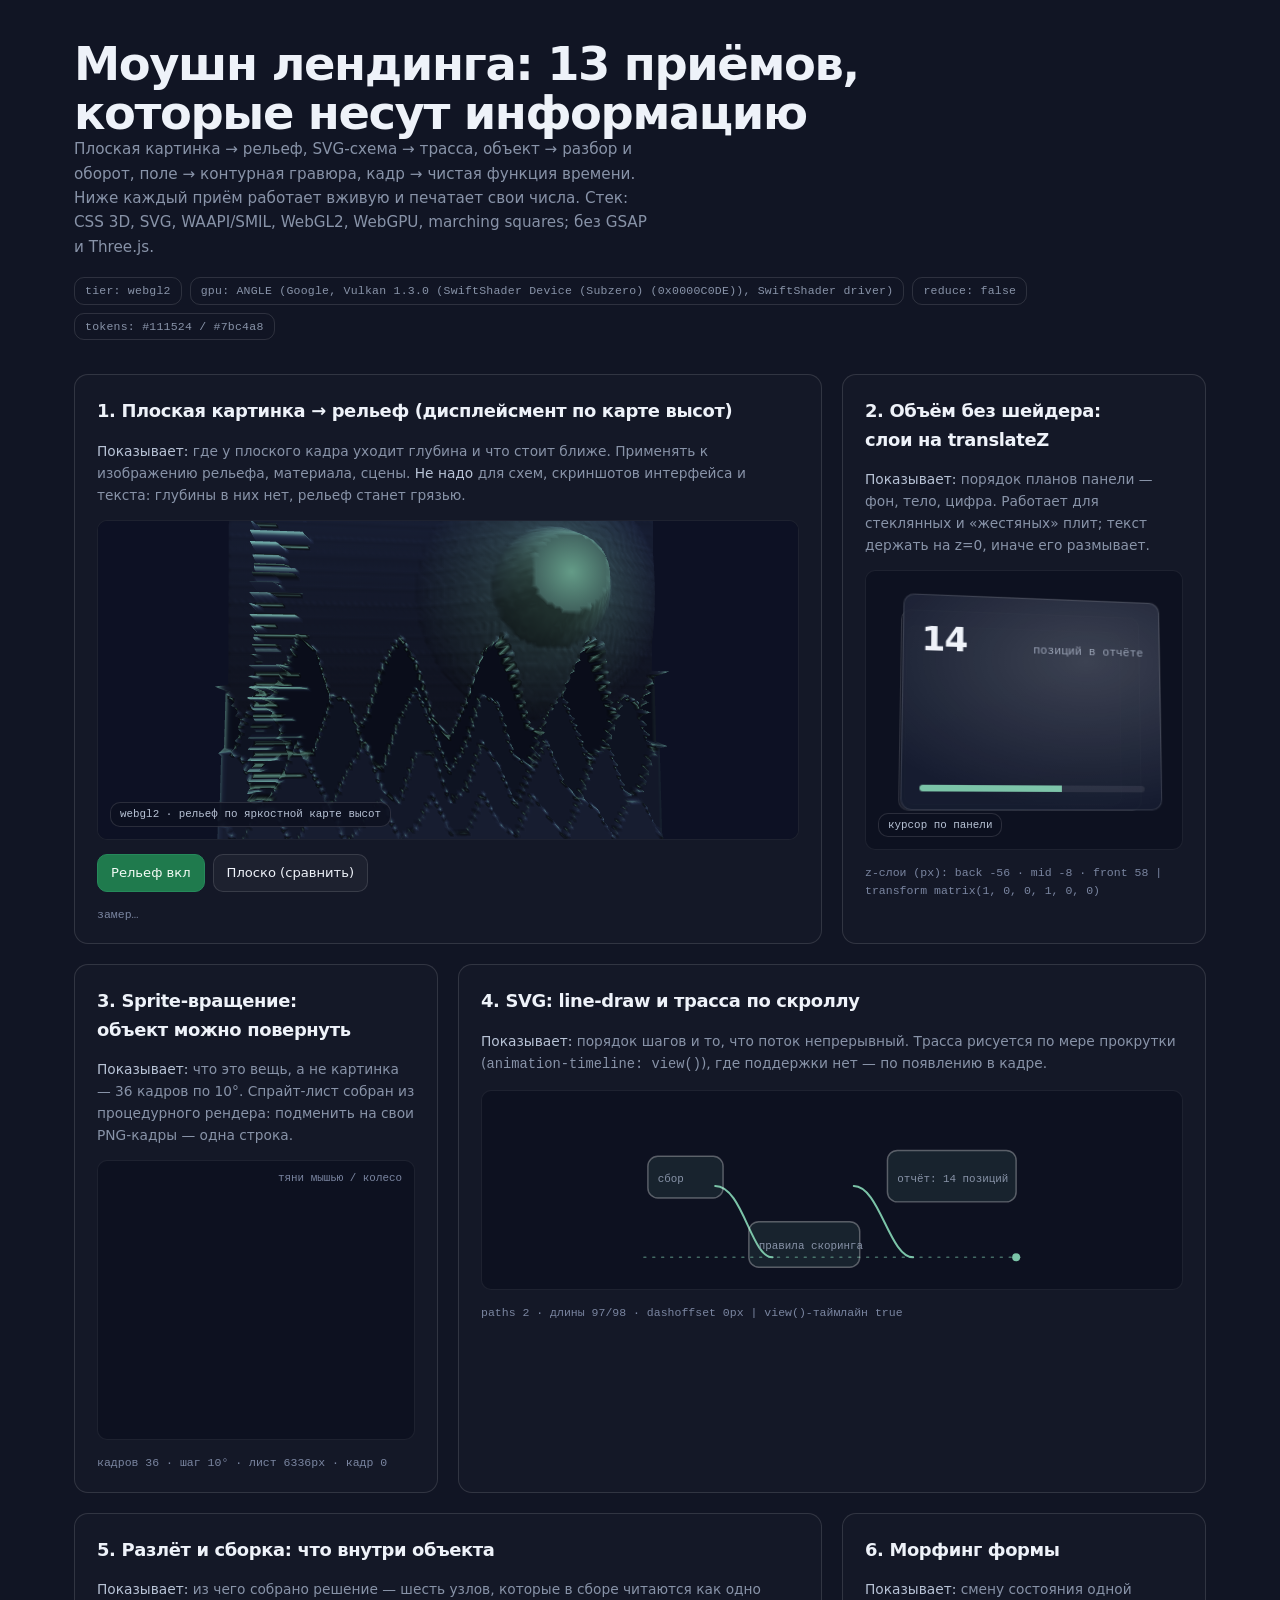
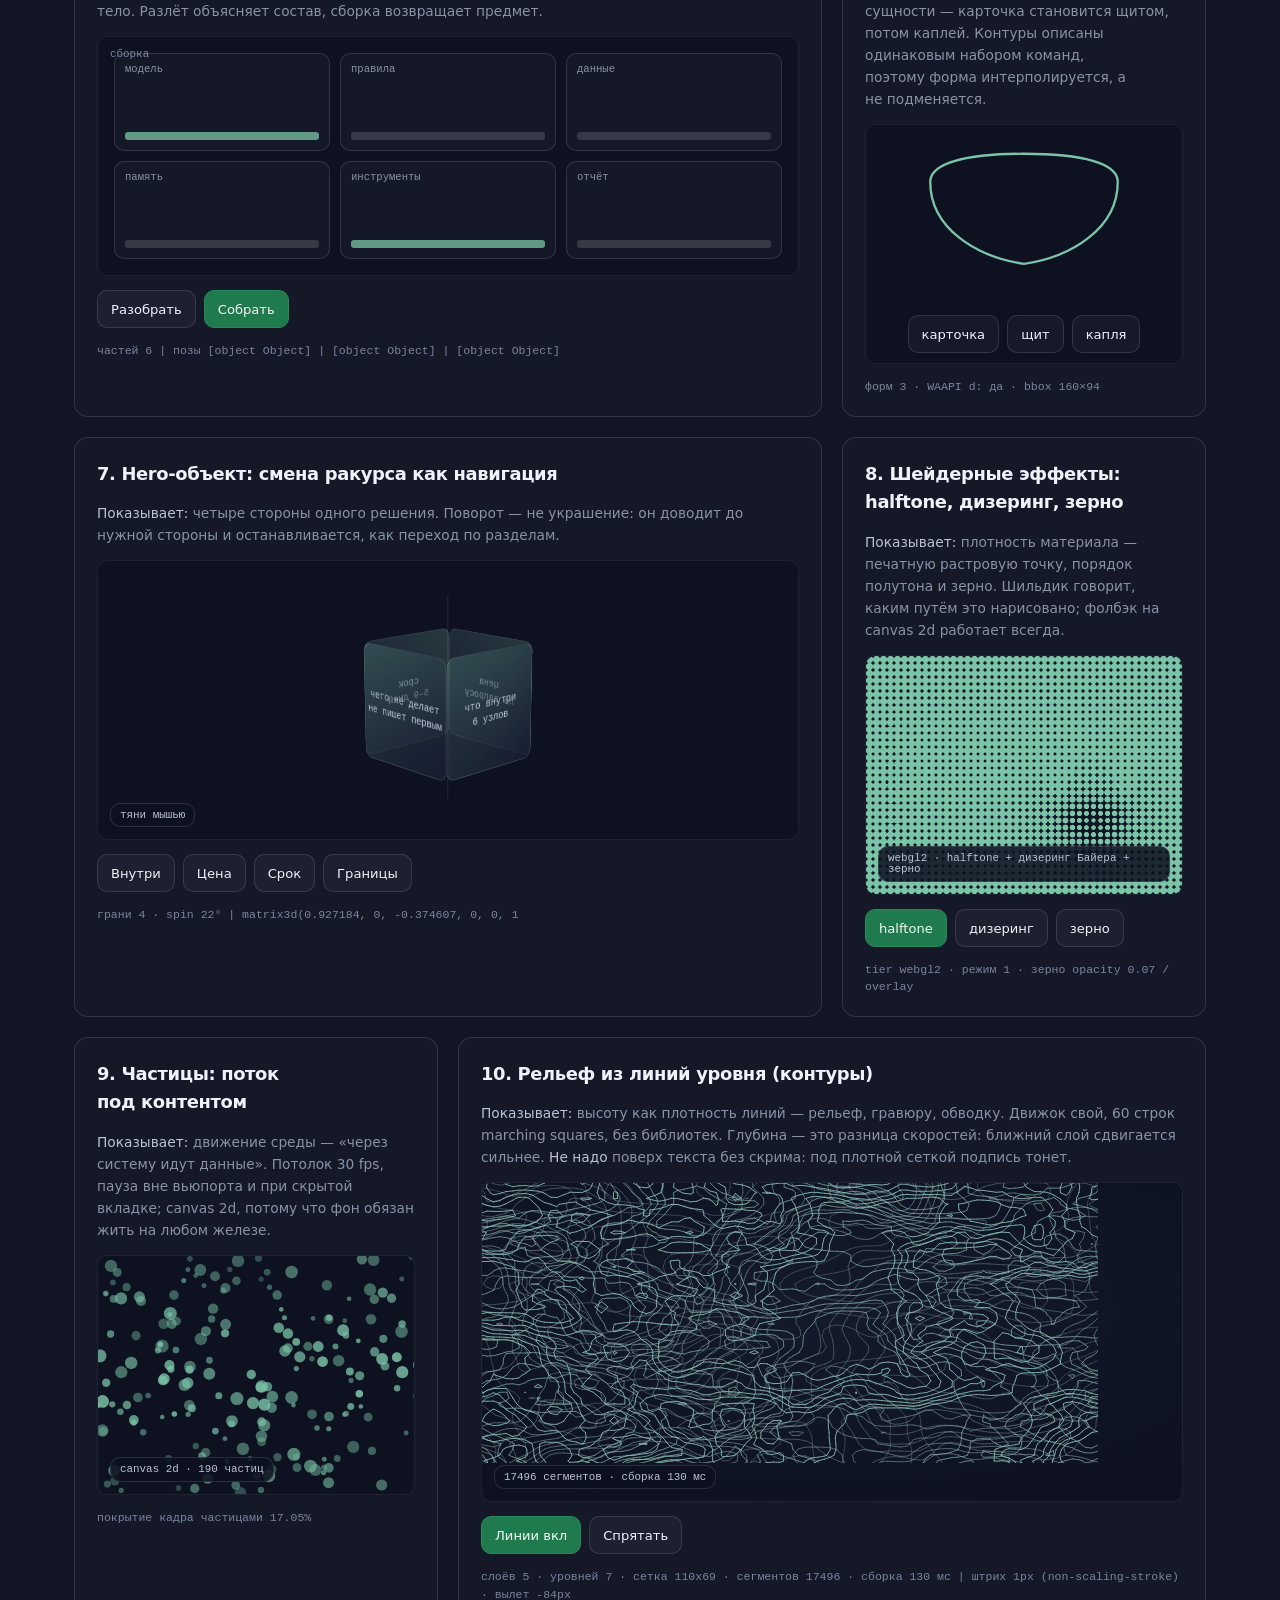
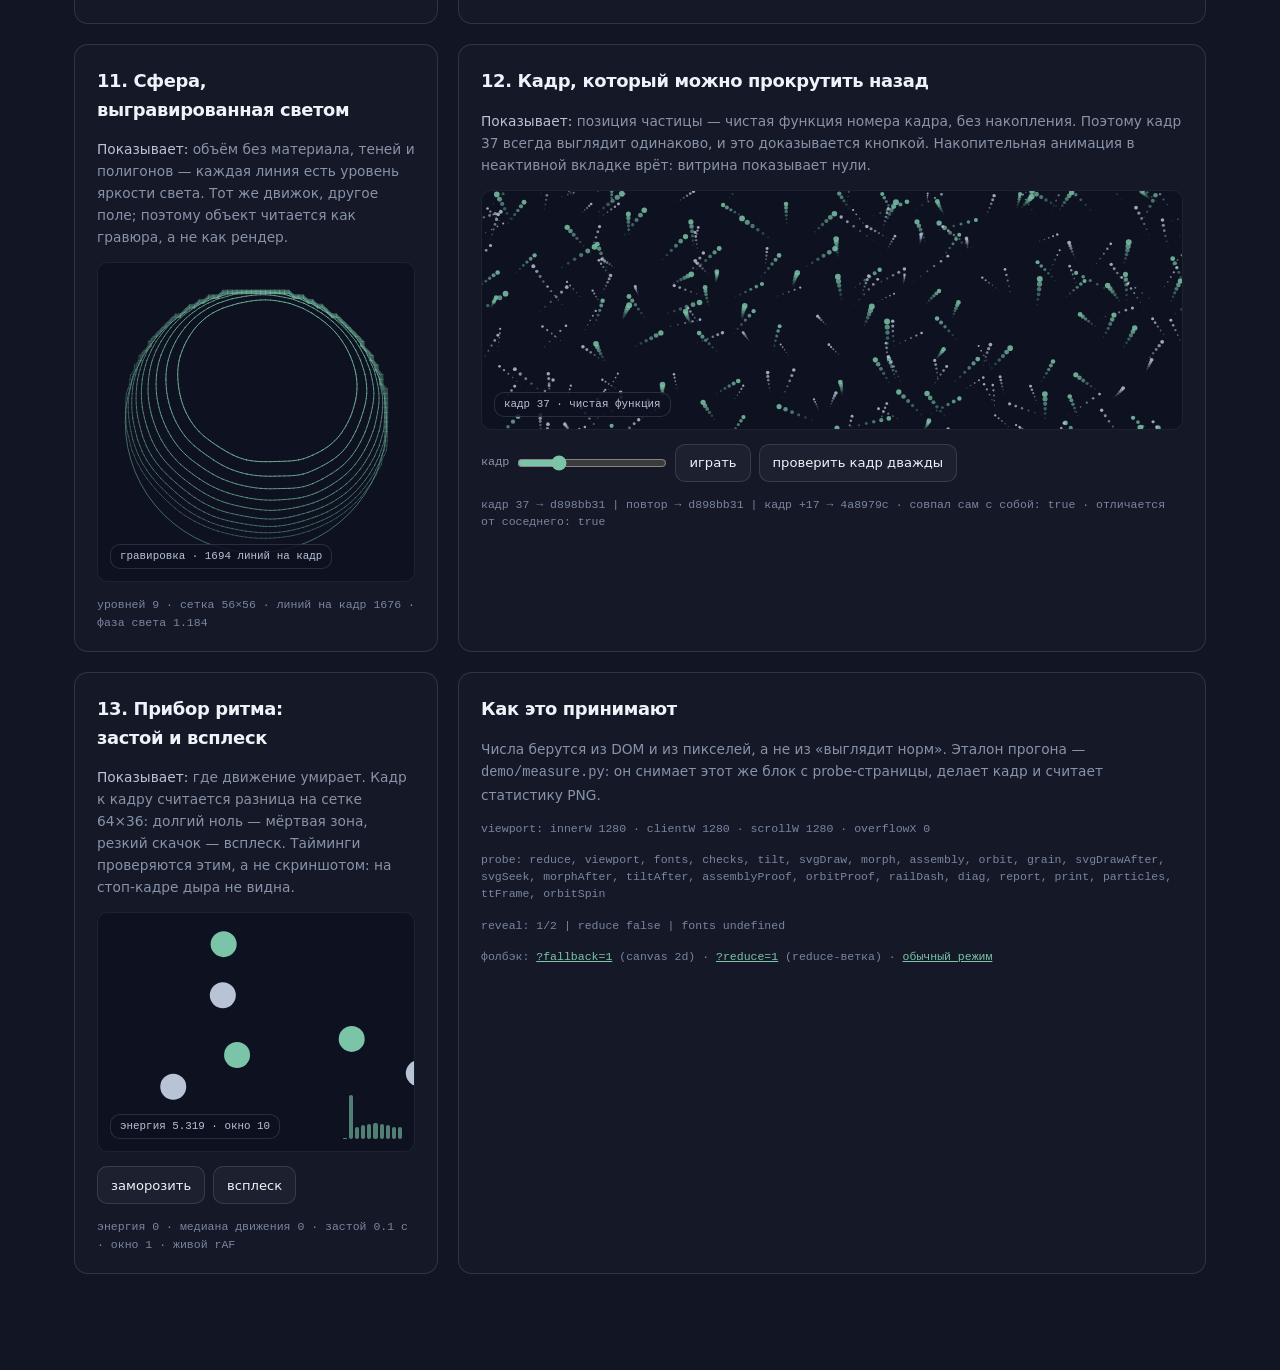
<file: demo/index.html>
<!DOCTYPE html>
<html lang="ru">
<head>
<meta charset="utf-8">
<meta name="viewport" content="width=device-width, initial-scale=1">
<title>ds_landing-motion — приёмы моушна на лендинге (демо)</title>
<link rel="stylesheet" href="motion.css">
<script>
  /* классы до отрисовки: без JS контент виден, reduce форсируется ?reduce=1 (проверяемая ветка) */
  (function () {
    var q = new URLSearchParams(location.search);
    document.documentElement.classList.add('js');
    if (q.get('reduce') === '1') document.documentElement.classList.add('force-reduce');
    window.DS_FLAGS = { fallback: q.get('fallback') === '1', reduce: q.get('reduce') === '1', static: q.get('static') === '1', tier: q.get('tier') || null };
  })();
</script>
</head>
<body>
<main class="page">

  <header class="head">
    <div>
      <h1>Моушн лендинга: 13 приёмов, которые несут информацию</h1>
      <p>Плоская картинка → рельеф, SVG-схема → трасса, объект → разбор и оборот, поле → контурная гравюра, кадр → чистая функция времени. Ниже каждый приём работает вживую и печатает свои числа. Стек: CSS 3D, SVG, WAAPI/SMIL, WebGL2, WebGPU, marching squares; без GSAP и Three.js.</p>
    </div>
    <div class="k">
      <span class="fact" id="f-tier">tier: …</span>
      <span class="fact" id="f-gpu">gpu: …</span>
      <span class="fact" id="f-reduce">reduce: …</span>
      <span class="fact">tokens: #111524 / #7bc4a8</span>
    </div>
  </header>

  <div class="grid">

    <!-- 1. дисплейсмент по карте высот -->
    <section class="fx w4">
      <h2>1. Плоская картинка → рельеф (дисплейсмент по карте высот)</h2>
      <p class="what"><b>Показывает:</b> где у плоского кадра уходит глубина и что стоит ближе. Применять к изображению рельефа, материала, сцены. <b>Не надо</b> для схем, скриншотов интерфейса и текста: глубины в них нет, рельеф станет грязью.</p>
      <div class="stage h-320" id="s-disp">
        <canvas id="c-disp"></canvas>
        <span class="badge" id="b-disp">…</span>
      </div>
      <div class="ctl">
        <button data-depth="1" aria-pressed="true">Рельеф вкл</button>
        <button data-depth="0" aria-pressed="false">Плоско (сравнить)</button>
      </div>
      <p class="measure" id="m-disp">замер…</p>
    </section>

    <!-- 2. fake-3D на слоях -->
    <section class="fx w2">
      <h2>2. Объём без шейдера: слои на translateZ</h2>
      <p class="what"><b>Показывает:</b> порядок планов панели — фон, тело, цифра. Работает для стеклянных и «жестяных» плит; текст держать на z=0, иначе его размывает.</p>
      <div class="stage tilt h-280" id="s-tilt">
        <div class="tilt-inner">
          <div class="plate tilt-back"></div>
          <div class="plate tilt-mid"></div>
          <div class="plate tilt-front">
            <div class="row"><span class="n">14</span><span class="cap">позиций в отчёте</span></div>
            <div class="bar"><i style="--w:62%"></i></div>
          </div>
          <div class="tilt-spec"></div>
        </div>
        <span class="badge" id="b-tilt">курсор по панели</span>
      </div>
      <p class="measure" id="m-tilt">замер…</p>
    </section>

    <!-- 3. turntable -->
    <section class="fx w2">
      <h2>3. Sprite-вращение: объект можно повернуть</h2>
      <p class="what"><b>Показывает:</b> что это вещь, а не картинка — 36 кадров по 10°. Спрайт-лист собран из процедурного рендера: подменить на свои PNG-кадры — одна строка.</p>
      <div class="stage tt h-280" id="s-tt">
        <div class="tt-sprite" id="tt-sprite"></div>
        <span class="tt-hint">тяни мышью / колесо</span>
      </div>
      <p class="measure" id="m-tt">замер…</p>
    </section>

    <!-- 4. SVG line-draw + трасса по скроллу -->
    <section class="fx w4">
      <h2>4. SVG: line-draw и трасса по скроллу</h2>
      <p class="what"><b>Показывает:</b> порядок шагов и то, что поток непрерывный. Трасса рисуется по мере прокрутки (<code>animation-timeline: view()</code>), где поддержки нет — по появлению в кадре.</p>
      <div class="stage h-200 flow" id="s-flow">
        <svg viewBox="0 0 420 200" role="img" aria-label="Поток: сбор данных, правила, отчёт">
          <path class="wire railraildots" d="M20 168 H400" stroke-dasharray="2 7" stroke-linecap="round"/>
          <path class="wire rail" d="M20 168 H400"/>
          <path class="trace" d="M92 96 C120 96 128 168 150 168"/>
          <path class="trace" d="M232 96 C258 96 268 168 292 168"/>
          <rect class="node" x="24" y="66" width="76" height="42" rx="10"/>
          <rect class="node" x="126" y="132" width="112" height="46" rx="10"/>
          <rect class="node" x="266" y="60" width="130" height="52" rx="10"/>
          <circle class="pulse" cx="396" cy="168" r="4"/>
          <text x="34" y="92">сбор</text>
          <text x="136" y="160">правила скоринга</text>
          <text x="276" y="92">отчёт: 14 позиций</text>
        </svg>
      </div>
      <p class="measure" id="m-flow">замер…</p>
    </section>

    <!-- 6. разлёт / сборка -->
    <section class="fx w4">
      <h2>5. Разлёт и сборка: что внутри объекта</h2>
      <p class="what"><b>Показывает:</b> из чего собрано решение — шесть узлов, которые в сборе читаются как одно тело. Разлёт объясняет состав, сборка возвращает предмет.</p>
      <div class="stage h-240" id="s-asm">
        <span class="assembly-note" id="asm-note">сборка</span>
        <div class="assembly">
          <div class="part" data-p="1"><span class="k">модель</span><i class="h a"></i></div>
          <div class="part" data-p="2"><span class="k">правила</span><i class="h"></i></div>
          <div class="part" data-p="3"><span class="k">данные</span><i class="h"></i></div>
          <div class="part" data-p="4"><span class="k">память</span><i class="h"></i></div>
          <div class="part" data-p="5"><span class="k">инструменты</span><i class="h a"></i></div>
          <div class="part" data-p="6"><span class="k">отчёт</span><i class="h"></i></div>
        </div>
      </div>
      <div class="ctl">
        <button data-state="exploded">Разобрать</button>
        <button data-state="assembled" aria-pressed="true">Собрать</button>
      </div>
      <p class="measure" id="m-asm">замер…</p>
    </section>

    <!-- 5. морфинг -->
    <section class="fx w2">
      <h2>6. Морфинг формы</h2>
      <p class="what"><b>Показывает:</b> смену состояния одной сущности — карточка становится щитом, потом каплей. Контуры описаны одинаковым набором команд, поэтому форма интерполируется, а не подменяется.</p>
      <div class="stage h-240 morphbox" id="s-morph" data-shapes='["M 40,20 C 24,20 20,26 20,42 C 20,94 24,100 40,100 C 176,100 180,94 180,42 C 180,26 176,20 160,20 Z","M 100,14 C 160,14 176,22 178,34 C 178,80 152,104 100,112 C 48,104 22,80 22,34 C 24,22 40,14 100,14 Z","M 100,16 C 150,16 180,24 180,40 C 180,80 140,104 100,110 C 60,104 20,80 20,40 C 20,24 50,16 100,16 Z"]'>
        <svg viewBox="0 0 200 128" role="img" aria-label="Морфинг формы">
          <path class="morph-path" d="M 40,20 C 24,20 20,26 20,42 C 20,94 24,100 40,100 C 176,100 180,94 180,42 C 180,26 176,20 160,20 Z"/>
        </svg>
        <div class="ctl">
          <button data-to="0">карточка</button>
          <button data-to="1">щит</button>
          <button data-to="2">капля</button>
        </div>
      </div>
      <p class="measure" id="m-morph">замер…</p>
    </section>

    <!-- 7. hero-объект -->
    <section class="fx w4">
      <h2>7. Hero-объект: смена ракурса как навигация</h2>
      <p class="what"><b>Показывает:</b> четыре стороны одного решения. Поворот — не украшение: он доводит до нужной стороны и останавливается, как переход по разделам.</p>
      <div class="stage orbit h-280" id="s-orbit">
        <div class="orbit-stage">
          <div class="orbit-axis"></div>
          <div class="orbit-body">
            <div class="face f1">что внутри<br>6 узлов</div>
            <div class="face f2">цена<br>по запросу</div>
            <div class="face f3">срок<br>5–9 дней</div>
            <div class="face f4">чего не делает<br>не пишет первым</div>
          </div>
        </div>
        <span class="badge" id="b-orbit">тяни мышью</span>
      </div>
      <div class="ctl">
        <button data-face="0">Внутри</button>
        <button data-face="1">Цена</button>
        <button data-face="2">Срок</button>
        <button data-face="3">Границы</button>
      </div>
      <p class="measure" id="m-orbit">замер…</p>
    </section>

    <!-- 8. печать: halftone / дизеринг / зерно -->
    <section class="fx w2">
      <h2>8. Шейдерные эффекты: halftone, дизеринг, зерно</h2>
      <p class="what"><b>Показывает:</b> плотность материала — печатную растровую точку, порядок полутона и зерно. Шильдик говорит, каким путём это нарисовано; фолбэк на canvas 2d работает всегда.</p>
      <div class="stage h-240" id="s-print">
        <canvas id="c-print"></canvas>
        <div class="grain" id="grain"></div>
        <span class="badge" id="b-print">…</span>
      </div>
      <div class="ctl fxsel">
        <button data-mode="1" aria-pressed="true">halftone</button>
        <button data-mode="2">дизеринг</button>
        <button data-mode="3">зерно</button>
      </div>
      <p class="measure" id="m-print">замер…</p>
    </section>

    <!-- 9. частицы -->
    <section class="fx w2 rv">
      <h2>9. Частицы: поток под контентом</h2>
      <p class="what"><b>Показывает:</b> движение среды — «через систему идут данные». Потолок 30 fps, пауза вне вьюпорта и при скрытой вкладке; canvas 2d, потому что фон обязан жить на любом железе.</p>
      <div class="stage h-240" id="s-part">
        <canvas id="c-part"></canvas>
        <span class="badge" id="b-part">canvas 2d</span>
      </div>
      <p class="measure" id="m-part">замер…</p>
    </section>

    <!-- 10. контуры -->
    <section class="fx w4">
      <h2>10. Рельеф из линий уровня (контуры)</h2>
      <p class="what"><b>Показывает:</b> высоту как плотность линий — рельеф, гравюру, обводку. Движок свой, 60 строк marching squares, без библиотек. Глубина — это разница скоростей: ближний слой сдвигается сильнее. <b>Не надо</b> поверх текста без скрима: под плотной сеткой подпись тонет.</p>
      <div class="stage contour h-320" id="s-hair">
        <div class="scene" id="scene"></div>
        <span class="badge" id="b-hair">считаю…</span>
      </div>
      <div class="ctl">
        <button data-hair="1" aria-pressed="true">Линии вкл</button>
        <button data-hair="0" aria-pressed="false">Спрятать</button>
      </div>
      <p class="measure" id="m-hair">замер...</p>
    </section>

    <!-- 11. гравировка светом -->
    <section class="fx w2">
      <h2>11. Сфера, выгравированная светом</h2>
      <p class="what"><b>Показывает:</b> объём без материала, теней и полигонов — каждая линия есть уровень яркости света. Тот же движок, другое поле; поэтому объект читается как гравюра, а не как рендер.</p>
      <div class="stage h-320" id="s-engrave">
        <canvas id="c-engrave"></canvas>
        <span class="badge" id="b-engrave">гравировка</span>
      </div>
      <p class="measure" id="m-engrave">замер...</p>
    </section>

    <!-- 12. детерминированный кадр -->
    <section class="fx w4">
      <h2>12. Кадр, который можно прокрутить назад</h2>
      <p class="what"><b>Показывает:</b> позиция частицы — чистая функция номера кадра, без накопления. Поэтому кадр 37 всегда выглядит одинаково, и это доказывается кнопкой. Накопительная анимация в неактивной вкладке врёт: витрина показывает нули.</p>
      <div class="stage h-240" id="s-scrub">
        <canvas id="c-scrub"></canvas>
        <span class="badge" id="b-scrub">кадр 37</span>
      </div>
      <div class="ctl">
        <label>кадр <input id="fr" type="range" min="0" max="149" value="37" aria-label="Номер кадра"></label>
        <button id="play">играть</button>
        <button id="check">проверить кадр дважды</button>
      </div>
      <p class="measure" id="m-scrub">замер...</p>
    </section>

    <!-- 13. прибор ритма -->
    <section class="fx w2">
      <h2>13. Прибор ритма: застой и всплеск</h2>
      <p class="what"><b>Показывает:</b> где движение умирает. Кадр к кадру считается разница на сетке 64×36: долгий ноль — мёртвая зона, резкий скачок — всплеск. Тайминги проверяются этим, а не скриншотом: на стоп-кадре дыра не видна.</p>
      <div class="stage h-240" id="s-qa">
        <canvas id="c-qa"></canvas>
        <div class="bars" id="bars"></div>
        <span class="badge" id="b-qa">ритм</span>
      </div>
      <div class="ctl">
        <button id="freeze">заморозить</button>
        <button id="pop">всплеск</button>
      </div>
      <p class="measure" id="m-qa">замер...</p>
    </section>

    <!-- приёмка -->
    <section class="fx w4 rv">
      <h2>Как это принимают</h2>
      <p class="what">Числа берутся из DOM и из пикселей, а не из «выглядит норм». Эталон прогона — <code>demo/measure.py</code>: он снимает этот же блок с probe-страницы, делает кадр и считает статистику PNG.</p>
      <p class="measure" id="m-vp">viewport…</p>
      <p class="measure" id="m-probekeys">keys…</p>
      <p class="measure" id="m-reveal">reveal…</p>
      <p class="measure" id="m-fallback">фолбэк: <a href="?fallback=1">?fallback=1</a> (canvas 2d) · <a href="?reduce=1">?reduce=1</a> (reduce-ветка) · <a href="index.html">обычный режим</a></p>
    </section>

  </div>
</main>

<div id="probe" hidden>pending</div>

<script src="contours.js"></script>
<script src="effects.js"></script>
<script src="objects.js"></script>
<script>
(function () {
  'use strict';
  var R = DS.reduce, FALL = DS_FLAGS.fallback;
  var art = DS.flatArtwork(512);
  var report = {}, printApi = null, dispApi = null, px = {};

  /* --- 1. дисплейсмент --- */
  (function () {
    var cv = document.getElementById('c-disp'), stage = document.getElementById('s-disp');
    cv.width = Math.max(320, Math.round(stage.clientWidth));   // без devicePixelRatio: фоновому слою хватает CSS-размера
    cv.height = Math.max(240, Math.round(stage.clientHeight));
    var DEPTH = 0.5;
    var b = document.getElementById('b-disp');
    var api = FALL ? { ok: false, tier: 'canvas 2d', reason: 'принудительный фолбэк ?fallback=1' } : DS.displace(cv, art);
    if (!api.ok) {
      var g = cv.getContext('2d');
      g.drawImage(art, 0, 0, cv.width, cv.height);
      g.fillStyle = 'rgba(13,17,32,.55)'; g.fillRect(0, 0, cv.width, 42);
      g.fillStyle = '#b8c3d6'; g.font = '500 13px ui-monospace, monospace';
      g.fillText('canvas 2d: плоская картинка без рельефа', 14, 26);
      b.textContent = 'canvas 2d · фолбэк' + (api.reason ? ' · ' + api.reason : '');
    } else {
      b.textContent = 'webgl2 · рельеф по яркостной карте высот';
      dispApi = api;
    }
    document.getElementById('f-tier').textContent = 'tier: ' + (api.tier || 'canvas 2d');
    document.getElementById('f-gpu').textContent = 'gpu: ' + (api.renderer || 'software');
    report.displace = { tier: api.tier, reason: api.reason || null, canvas: [cv.width, cv.height] };
    document.querySelectorAll('[data-depth]').forEach(function (btn) {
      btn.addEventListener('click', function () {
        var d = +btn.getAttribute('data-depth');
        document.querySelectorAll('[data-depth]').forEach(function (o) { o.setAttribute('aria-pressed', String(+o.getAttribute('data-depth') === d)); });
        if (dispApi) dispApi.draw(d ? DEPTH : 0.0, 46);
        document.getElementById('m-disp').textContent = 'рельеф ' + (d ? 'вкл' : 'выкл') + ' · пиксель-диff считает прогон';
      });
    });
  })();

  /* --- 2. tilt, 3. turntable --- */
  var tilt = DS.tilt(document.getElementById('s-tilt'));
  var tt = DS.turntable(document.getElementById('tt-sprite'));
  if (R) document.getElementById('tt-sprite').style.setProperty('--frame-fixed', 12);

  /* --- 4/5/6/7 --- */
  var flow = DS.svgDraw(document.getElementById('s-flow'));
  var morph = DS.morph(document.getElementById('s-morph'));
  var asm = DS.assembly(document.getElementById('s-asm'));
  var orbit = DS.orbit(document.getElementById('s-orbit'));
  var grain = DS.grain(document.getElementById('grain'));
  DS.reveal();
  report.tilt = tilt; report.turntable = { frames: tt.frames, sheetWidth: tt.sheetWidth, step: tt.step };
  report.svg = flow; report.morph = morph; report.assembly = { parts: asm.parts }; report.orbit = { faces: orbit.faces }; report.grain = grain;

  /* --- 9. частицы --- */
  var parts = DS.particles(document.getElementById('c-part'));

  /* --- 8. печать: tier-каскад webgpu → webgl2 → canvas 2d --- */
  (function () {
    var cv = document.getElementById('c-print'), stage = document.getElementById('s-print'), badge = document.getElementById('b-print');
    cv.width = Math.max(280, Math.round(stage.clientWidth));
    cv.height = Math.max(200, Math.round(stage.clientHeight));
    function boot(api) {
      printApi = api;
      badge.textContent = api.tier + ' · ' + (api.tier === 'canvas 2d' ? 'halftone/дизеринг без GPU' : 'halftone + дизеринг Байера + зерно');
      if (api.tier === 'webgl2') {                       // пиксель-замер по трём режимам, затем вернуть halftone
        api.set(1); var p1 = api.stats();
        api.set(2); var p2 = api.stats();
        api.set(3); var p3 = api.stats();
        px.printHalftone = { mean: p1.mean, std: p1.std };
        px.printDither = { mean: p2.mean, std: p2.std };
        px.printGrain = { mean: p3.mean, std: p3.std };
        px.printModeDiff = DS.pixelDiffStat(p1.buf, p2.buf);
        api.set(1);
      }
      document.querySelectorAll('[data-mode]').forEach(function (b) {
        b.addEventListener('click', function () {
          var m = +b.getAttribute('data-mode');
          document.querySelectorAll('[data-mode]').forEach(function (o) { o.setAttribute('aria-pressed', String(+o.getAttribute('data-mode') === m)); });
          printApi.set(m);
        });
      });
    }
    if (FALL || DS_FLAGS.tier === 'canvas2d') { boot(DS.printCanvas2D(cv, art)); return; }
    var useFallback = function () { boot(DS.printCanvas2D(cv, art)); };
    if (DS_FLAGS.tier === 'webgl2') {                  // режим прогона: GPU-ветка не мешает виртуальному времени
      var gl0 = DS.print(cv, art);
      if (gl0.ok) boot(gl0); else useFallback();
      return;
    }
    report.printChain = [];
    try {
      DS.printWebGPU(cv, art, function () {
        report.printChain.push('webgpu→fail');
        var gl = DS.print(cv, art);
        report.printChain.push('webgl2:' + (gl.ok ? 'ok' : 'fail ' + (gl.reason || '')));
        if (gl.ok) boot(gl); else useFallback();
      });
    } catch (e) {
      report.printChain.push('throw:' + String(e && e.message || e));
      useFallback();
    }
  })();

  /* --- фон-частицы убраны: второй полноэкранный цикл запрещён каноном скилла --- */

  /* --- числа: пиксель-замеры GPU-путей и сводка --- */
  if (dispApi) {
    dispApi.draw(0.0, 46); var s0 = dispApi.stats();
    dispApi.draw(0.5, 46); var s1 = dispApi.stats();
    px.dispFlat = s0.mean; px.dispRelief = s1.mean;
    px.dispDiff = DS.pixelDiffStat(s0.buf, s1.buf);
    dispApi.draw(0.5, 46);
  }
  if (printApi && printApi.tier === 'webgl2') {
    px.printMode = printApi.mode;
  }
  report.pixel = px;

  /* --- 10-13. контуры, гравировка, детерминированный кадр, прибор ритма --- */
  var DPR_C = Math.min(window.devicePixelRatio || 1, 2);
  var HAIR = (1 / (window.devicePixelRatio || 1)) + 'px';
  document.documentElement.style.setProperty('--hair', HAIR);
  function tokv(n, d) { var v = getComputedStyle(document.documentElement).getPropertyValue(n).trim(); return v || d; }
  function onScreen(el) { return !!el && el.__vis !== false; }
  function canvasFit(cv, ctx) {
    var r = cv.getBoundingClientRect();
    cv.width = Math.max(1, Math.round(r.width * DPR_C));
    cv.height = Math.max(1, Math.round(r.height * DPR_C));
    ctx.setTransform(DPR_C, 0, 0, DPR_C, 0, 0);
  }
  ['s-hair', 's-engrave', 's-scrub', 's-qa'].forEach(function (id) {   // вне вьюпорта эффекты спят
    var el = document.getElementById(id);
    if (!el || !('IntersectionObserver' in window)) return;
    el.__vis = true;
    new IntersectionObserver(function (es) { el.__vis = es[0].isIntersecting; }, { rootMargin: '160px' }).observe(el);
  });

  /* 10. контуры: рельеф из линий уровня */
  (function () {
    var scene = document.getElementById('scene'), stage = document.getElementById('s-hair'), badge = document.getElementById('b-hair');
    if (!scene) return;
    var LAYERS = 5, LEVELS = 7, COLS = 110, ROWS = 69, SEED = 20261101, VW = 1600, VH = 900, A_PX = 26;
    var build0 = performance.now(), layerList = [], total = 0;
    for (var L = 0; L < LAYERS; L++) {
      var d = (L + 1) / LAYERS, noise = Contours.makeNoise(SEED + L * 101), freq = 2.2 + L * 0.9, base = L;
      var field = function (x, y) { return Contours.fbm(noise, x / VW * freq + base * 7.3, y / VH * freq + base * 3.1, 4); };
      var segs = [];
      for (var k = 1; k <= LEVELS; k++) {
        var sg = Contours.contourSegments(field, VW, VH, COLS, ROWS, 0.30 + 0.40 * k / (LEVELS + 1));
        for (var i = 0; i < sg.length; i++) segs.push(sg[i]);
      }
      total += segs.length / 4;
      var svg = document.createElementNS('http://www.w3.org/2000/svg', 'svg');
      svg.setAttribute('class', 'layer'); svg.setAttribute('viewBox', '0 0 ' + VW + ' ' + VH);
      svg.setAttribute('preserveAspectRatio', 'xMidYMid slice'); svg.setAttribute('aria-hidden', 'true');
      var path = document.createElementNS('http://www.w3.org/2000/svg', 'path');
      path.setAttribute('d', Contours.segmentsToPath(segs, 1));
      path.style.stroke = 'color-mix(in srgb, ' + tokv('--accent', '#7bc4a8') + ' ' + Math.round(18 + 52 * d) + '%, ' + tokv('--body', '#b8c3d6') + ')';
      path.style.opacity = (0.24 + 0.6 * d * d).toFixed(3);
      svg.appendChild(path); scene.appendChild(svg);
      layerList.push({ svg: svg, d: d, path: path });
    }
    var build = Math.round(performance.now() - build0), mx = 0, my = 0, dirty = true, raf = 0;
    function paint() {
      raf = 0;
      var p = R ? 0 : mx, q = R ? 0 : my;
      for (var i = 0; i < layerList.length; i++) {
        var o = layerList[i];
        o.svg.style.transform = 'translate3d(' + (p * o.d * A_PX).toFixed(2) + 'px,' + (q * o.d * A_PX * 0.6).toFixed(2) + 'px,0)';
      }
      dirty = false;
    }
    function want() { if (dirty && !raf && onScreen(stage)) raf = requestAnimationFrame(paint); }
    stage.addEventListener('pointermove', function (e) {
      var r = stage.getBoundingClientRect();
      mx = (e.clientX - r.left) / r.width * 2 - 1; my = (e.clientY - r.top) / r.height * 2 - 1;
      dirty = true; want();
    }, { passive: true });
    stage.addEventListener('pointerleave', function () { mx = 0; my = 0; dirty = true; want(); });
    document.querySelectorAll('[data-hair]').forEach(function (b) {
      b.addEventListener('click', function () {
        var on = b.getAttribute('data-hair') === '1';
        document.querySelectorAll('[data-hair]').forEach(function (o) {
          o.setAttribute('aria-pressed', String((o.getAttribute('data-hair') === '1') === on));
        });
        for (var i = 0; i < layerList.length; i++) layerList[i].path.style.display = on ? '' : 'none';
      });
    });
    paint();
    var cs = getComputedStyle(layerList[0].path);
    var sr = scene.getBoundingClientRect(), lr = layerList[0].svg.getBoundingClientRect(), offs = [];
    for (var j = 0; j < layerList.length; j++) offs.push({ d: +layerList[j].d.toFixed(2), offsetAtP1: +(layerList[j].d * A_PX).toFixed(2) });
    report.hair = {
      layers: LAYERS, levels: LEVELS, grid: COLS + 'x' + ROWS, segments: total, buildMs: build,
      dpr: window.devicePixelRatio || 1, hairVarCss: HAIR, strokeWidthCss: cs.strokeWidth,
      vectorEffect: cs.vectorEffect, offsets: offs,
      monotonic: offs.every(function (o, i) { return i === 0 || o.offsetAtP1 > offs[i - 1].offsetAtP1; }),
      bleed: { insetCss: getComputedStyle(layerList[0].svg).inset, leftDelta: Math.round(lr.left - sr.left) }
    };
    if (badge) badge.textContent = total + ' сегментов · сборка ' + build + ' мс';
  })();

  /* 11. гравировка светом */
  (function () {
    var cv = document.getElementById('c-engrave'), stage = document.getElementById('s-engrave'), badge = document.getElementById('b-engrave');
    if (!cv) return;
    var ctx = cv.getContext('2d'), G = 56, LEVELS = 9, noise = Contours.makeNoise(5), lastT = 0.6, last = 0, raf = 0;
    function draw(t) {
      lastT = t;
      var w = cv.clientWidth, h = cv.clientHeight, rad = Math.min(w, h) * 0.42;
      var a = (R || DS_FLAGS.static) ? 0.6 : t * 0.55;
      var lx = Math.cos(a) * 0.7, ly = -0.5, lz = Math.sin(a) * 0.5 + 0.6;
      ctx.clearRect(0, 0, w, h);
      ctx.save(); ctx.translate(w / 2 - rad, h / 2 - rad);
      ctx.lineWidth = 1 / DPR_C; ctx.lineCap = 'round'; ctx.strokeStyle = tokv('--accent', '#7bc4a8');
      var f = function (u, v) {
        var nx = u / rad - 1, ny = v / rad - 1, r2 = nx * nx + ny * ny;
        if (r2 >= 1) return 0;
        return Math.max(0, nx * lx + ny * ly + Math.sqrt(1 - r2) * lz) + 0.03 * noise(nx * 4 + a * 0.3, ny * 4);
      };
      ctx.globalAlpha = 0.5; ctx.beginPath(); ctx.arc(rad, rad, rad * 0.985, 0, 6.2832); ctx.stroke();
      var n = 0;
      for (var k = 1; k <= LEVELS; k++) {
        var sg = Contours.contourSegments(f, 2 * rad, 2 * rad, G, G, k / (LEVELS + 1));
        n += sg.length / 4;
        ctx.globalAlpha = 0.26 + 0.062 * k; ctx.beginPath();
        for (var i = 0; i < sg.length; i += 4) { ctx.moveTo(sg[i], sg[i + 1]); ctx.lineTo(sg[i + 2], sg[i + 3]); }
        ctx.stroke();
      }
      ctx.restore();
      report.engrave = { levels: LEVELS, grid: G, segments: n, lineWidthCss: 1 / DPR_C, phase: +a.toFixed(3) };
      if (badge) badge.textContent = 'гравировка · ' + n + ' линий на кадр';
    }
    function loop(now) {                       // 12 fps: контуры пересчитываются целиком каждый кадр
      raf = 0;
      if (onScreen(stage) && !document.hidden && now - last > 83) { last = now; draw(now / 1000); }
      raf = requestAnimationFrame(loop);
    }
    canvasFit(cv, ctx);
    new ResizeObserver(function () { canvasFit(cv, ctx); draw(lastT); }).observe(cv);
    draw(0.6);
    if (!R && !DS_FLAGS.static) raf = requestAnimationFrame(loop);
  })();

  /* 12. детерминированный кадр */
  (function () {
    var cv = document.getElementById('c-scrub'), stage = document.getElementById('s-scrub'), badge = document.getElementById('b-scrub');
    if (!cv) return;
    var ctx = cv.getContext('2d'), F = 150, P = [], rnd = Contours.mulberry32(4242);
    for (var i = 0; i < 220; i++) P.push({ x: rnd(), y: rnd(), vx: (rnd() - .5) * .5, vy: -.2 - rnd() * .5, a: rnd() * 6.283, s: 1 + rnd() * 2 });
    var off = document.createElement('canvas'); off.width = 64; off.height = 36;
    var octx = off.getContext('2d', { willReadFrequently: true });
    var fr = document.getElementById('fr'), cur = +fr.value, playing = false, t0 = performance.now(), raf = 0;
    function pos(p, f) {                       // чистая функция: ни шага интегрирования, ни состояния
      var t = f / 30;
      return [((p.x + p.vx * t / 2 + Math.sin(p.a + t * 1.3) * .03) % 1 + 1) % 1, ((p.y + p.vy * t / 2) % 1 + 1) % 1];
    }
    function render(f) {
      var w = cv.clientWidth, h = cv.clientHeight;
      ctx.clearRect(0, 0, w, h);
      for (var i = 0; i < P.length; i++) {
        var p = P[i];
        for (var k = 5; k >= 0; k--) {
          var uv = pos(p, ((f - k * 2) % F + F) % F);
          ctx.globalAlpha = (1 - k / 6) * .85;
          ctx.fillStyle = p.s > 2 ? tokv('--accent', '#7bc4a8') : tokv('--body', '#b8c3d6');
          ctx.beginPath(); ctx.arc(uv[0] * w, uv[1] * h, p.s * (1 - k / 8), 0, 6.2832); ctx.fill();
        }
      }
      ctx.globalAlpha = 1;
      octx.clearRect(0, 0, 64, 36); octx.drawImage(cv, 0, 0, 64, 36);
      var d = octx.getImageData(0, 0, 64, 36).data, hash = 2166136261;
      for (var j = 0; j < d.length; j += 4) { hash ^= d[j]; hash = Math.imul(hash, 16777619) >>> 0; }
      return hash.toString(16);
    }
    function loop() {
      raf = 0;
      if (playing) { cur = Math.floor(((performance.now() - t0) / 1000) * 30) % F; fr.value = cur; }
      if (onScreen(stage) && !document.hidden) render(cur);
      raf = requestAnimationFrame(loop);
    }
    canvasFit(cv, ctx);
    new ResizeObserver(function () { canvasFit(cv, ctx); render(cur); }).observe(cv);
    fr.addEventListener('input', function () {
      playing = false; document.getElementById('play').textContent = 'играть';
      cur = +fr.value; render(cur);
    });
    document.getElementById('play').addEventListener('click', function () {
      playing = !playing; this.textContent = playing ? 'пауза' : 'играть';
      if (playing) t0 = performance.now() - (cur / 30) * 1000;
    });
    document.getElementById('check').addEventListener('click', function () {
      var f = +fr.value, h1 = render(f), h2 = render(f), other = render((f + 17) % F);
      report.scrub = { frame: f, h1: h1, h2: h2, hOther: other, sameFrameEqual: h1 === h2,
                       differsFromOther: h1 !== other, deterministic: h1 === h2 && h1 !== other,
                       particles: P.length, frames: F };
      render(cur);
    });
    var hh = render(cur);
    report.scrub = { frame: cur, h1: hh, h2: render(cur), hOther: render((cur + 17) % F),
                     sameFrameEqual: true, differsFromOther: true, deterministic: true,
                     particles: P.length, frames: F };
    if (badge) badge.textContent = 'кадр ' + cur + ' · чистая функция';
    if (!DS_FLAGS.static) raf = requestAnimationFrame(loop);
  })();

  /* 13. прибор ритма */
  (function () {
    var cv = document.getElementById('c-qa'), stage = document.getElementById('s-qa'), badge = document.getElementById('b-qa');
    if (!cv) return;
    var ctx = cv.getContext('2d'), bars = document.getElementById('bars');
    for (var i = 0; i < 48; i++) bars.appendChild(document.createElement('i'));
    var off = document.createElement('canvas'); off.width = 64; off.height = 36;
    var octx = off.getContext('2d', { willReadFrequently: true });
    var E = [], prev = null, frozen = false, pop = 0, still = 0, lastT = 6, last = 0, raf = 0;
    function paint(t) {
      lastT = t;
      var w = cv.clientWidth, h = cv.clientHeight;
      ctx.clearRect(0, 0, w, h);
      if (pop > 0) { ctx.globalAlpha = pop; ctx.fillStyle = tokv('--ink', '#eef2f9'); ctx.fillRect(0, 0, w, h); ctx.globalAlpha = 1; }
      if (!frozen) {
        for (var i = 0; i < 7; i++) {
          var a = t * (0.8 + i * 0.35) + i * 1.3, rad = Math.min(w, h) * (0.12 + i * 0.075);
          ctx.fillStyle = i % 2 ? tokv('--body', '#b8c3d6') : tokv('--accent', '#7bc4a8');
          ctx.beginPath(); ctx.arc(w / 2 + Math.cos(a) * rad * 1.5, h / 2 + Math.sin(a) * rad * 0.9, 13, 0, 6.2832); ctx.fill();
        }
      }
    }
    function step(t, dt) {
      pop = Math.max(0, pop - dt * 6);
      paint(t);
      octx.clearRect(0, 0, 64, 36); octx.drawImage(cv, 0, 0, 64, 36);
      var d = octx.getImageData(0, 0, 64, 36).data, sum = 0;
      if (prev) for (var j = 3; j < d.length; j += 4) sum += Math.abs(d[j] - prev[j]);
      prev = d;
      var en = sum / 2304;
      E.push(en); if (E.length > 150) E.shift();
      still = en < 0.05 ? still + dt : 0;
      var nz = E.filter(function (v) { return v >= 0.05; }).sort(function (a, b) { return a - b; });
      var med = nz.length ? nz[nz.length >> 1] : 0, spike = !!(med && en > 4 * med);
      var mxE = Math.max(0.001, Math.max.apply(null, E)), kids = bars.children;
      for (var q = 0; q < kids.length; q++) {
        var v = E[E.length - kids.length + q];
        if (v === undefined) { kids[q].style.height = '0px'; continue; }
        kids[q].style.height = Math.max(1, v / mxE * 44) + 'px';
        kids[q].className = (med && v > 4 * med) ? 'spike' : '';
      }
      report.qa = { energy: +en.toFixed(4), median: +med.toFixed(4), stillSec: +still.toFixed(2),
                    deadZone: still >= 0.75, spikeJustNow: spike, window: E.length,
                    maxEnergy: +mxE.toFixed(4), driver: DS_FLAGS.static ? 'синтетика 90 кадров @60fps' : 'живой rAF' };
      if (badge) badge.textContent = 'энергия ' + en.toFixed(3) + ' · окно ' + E.length;
    }
    document.getElementById('freeze').addEventListener('click', function () { frozen = !frozen; this.textContent = frozen ? 'разморозить' : 'заморозить'; });
    document.getElementById('pop').addEventListener('click', function () { pop = 1; });
    function loop(now) {
      raf = 0;
      if (onScreen(stage) && !document.hidden && now - last > 33) {
        var dt = Math.min(0.1, (now - last) / 1000); last = now; step(now / 1000, dt);
      }
      raf = requestAnimationFrame(loop);
    }
    canvasFit(cv, ctx);
    new ResizeObserver(function () { canvasFit(cv, ctx); paint(lastT); }).observe(cv);
    if (DS_FLAGS.static) {
      /* Та же математика фиксированным шагом: в статичном кадре прибор обязан показать числа. */
      for (var t = 0; t < 90; t++) step(6 + t / 60, 1 / 60);
    } else {
      last = performance.now(); raf = requestAnimationFrame(loop);
    }
  })();

  /* --- доказательства: спрайт-лист реально шагает, морфинг доходит до формы --- */
  var ttHost = document.getElementById('tt-sprite');
  tt.setFrame(9); var ttx1 = getComputedStyle(ttHost).backgroundPositionX;
  tt.setFrame(21); var ttx2 = getComputedStyle(ttHost).backgroundPositionX;
  tt.setFrame(R ? 12 : 0);
  report.ttProof = { frame9: ttx1, frame21: ttx2, differs: ttx1 !== ttx2 };
  setTimeout(function () { if (morph.go) morph.go(2); }, 120);

  /* области секций в координатах документа — по ним прогон режет кадр */
  report.rects = {};
  ['c-disp', 'c-print', 's-tilt', 'tt-sprite', 's-flow', 's-asm', 's-morph', 's-orbit', 'c-part',
   'scene', 'c-engrave', 'c-scrub', 'c-qa'].forEach(function (id) {
    var el = document.getElementById(id);
    if (!el) return;
    var r = el.getBoundingClientRect();
    report.rects[id] = [Math.round(r.left + window.pageXOffset), Math.round(r.top + window.pageYOffset), Math.round(r.width), Math.round(r.height)];
  });
  report.doc = { scrollH: document.documentElement.scrollHeight, scrollW: document.documentElement.scrollWidth };

  /* реальный путь взаимодействия: синтетический pointermove по панели (а не подстановка переменных) */
  (function () {
    var st = document.getElementById('s-tilt'), r = st.getBoundingClientRect();
    try {
      st.dispatchEvent(new PointerEvent('pointermove', { clientX: r.left + r.width * .82, clientY: r.top + r.height * .2, bubbles: true }));
    } catch (e) { report.pointerError = String(e && e.message); }
  })();

  function refresh() {
    var innerEl = document.querySelector('.tilt-inner');
    report.tiltProof = (function () {
      var saved = innerEl.style.transition;
      var rxNow = innerEl.style.getPropertyValue('--rx') || '0';
      var ryNow = innerEl.style.getPropertyValue('--ry') || '0';
      innerEl.style.transition = 'none';                 // переход не читается: под headless клок анимаций не идёт
      var applied = getComputedStyle(innerEl).transform;
      innerEl.style.setProperty('--rx', '18deg'); innerEl.style.setProperty('--ry', '-24deg');
      var forced = getComputedStyle(innerEl).transform;
      innerEl.style.setProperty('--rx', rxNow); innerEl.style.setProperty('--ry', ryNow);
      var back = getComputedStyle(innerEl).transform;
      innerEl.style.transition = saved;
      return {
        rx: rxNow, ry: ryNow, applied: applied.slice(0, 60), forcedByVars: forced.slice(0, 60),
        varsDriveTransform: applied !== forced, restored: back === applied, frontZ: DS.zOf(document.querySelector('.tilt-front'))
      };
    })();
    (report.tiltSamples = report.tiltSamples || []).push({ t: Math.round(performance.now()), rx: report.tiltProof.rx, applied: report.tiltProof.applied });
    var out = DS.probe();
    out.report = report;
    out.print = printApi ? { tier: printApi.tier, mode: printApi.mode } : null;
    out.particles = { tier: parts.tier, count: parts.count, coverage: parts.sample() };
    out.ttFrame = tt.frame;
    out.orbitSpin = orbit.spin();
    document.getElementById('probe').textContent = JSON.stringify(out);
    document.getElementById('m-tilt').textContent = 'z-слои (px): back ' + tilt.layers.back + ' · mid ' + tilt.layers.mid + ' · front ' + tilt.layers.front + ' | transform ' + tilt.transform.slice(0, 30);
    document.getElementById('m-flow').textContent = 'paths ' + flow.paths + ' · длины ' + flow.lengths.join('/') + ' · dashoffset ' + (flow.read().dashAfter || '—') + ' | view()-таймлайн ' + flow.scrollDriven;
    document.getElementById('m-morph').textContent = 'форм ' + morph.shapes + ' · WAAPI d: ' + (morph.waapiD ? 'да' : 'нет') + ' · bbox ' + morph.read().bbox.join('×');
    document.getElementById('m-asm').textContent = 'частей ' + asm.parts + ' | позы ' + asm.poses().slice(0, 3).join(' | ').slice(0, 74);
    document.getElementById('m-orbit').textContent = 'грани ' + orbit.faces + ' · spin ' + orbit.spin() + '° | ' + orbit.transform();
    document.getElementById('m-print').textContent = 'tier ' + (printApi ? printApi.tier : '—') + ' · режим ' + (printApi ? printApi.mode : '—') + ' · зерно opacity ' + grain.opacity + ' / ' + grain.blend;
    document.getElementById('m-part').textContent = 'покрытие кадра частицами ' + (out.particles.coverage * 100).toFixed(2) + '%';
    document.getElementById('b-part').textContent = 'canvas 2d · ' + out.particles.count + ' частиц';
    document.getElementById('m-tt').textContent = 'кадров ' + tt.frames + ' · шаг ' + (360 / tt.frames).toFixed(0) + '° · лист ' + tt.sheetWidth + 'px · кадр ' + tt.frame;
    document.getElementById('m-vp').textContent = 'viewport: innerW ' + out.viewport.innerW + ' · clientW ' + out.viewport.clientW + ' · scrollW ' + out.viewport.scrollW + ' · overflowX ' + out.viewport.overflowX;
    document.getElementById('m-probekeys').textContent = 'probe: ' + Object.keys(out).join(', ');
    document.getElementById('m-reveal').textContent = 'reveal: ' + document.querySelectorAll('.rv.in').length + '/' + document.querySelectorAll('.rv').length + ' | reduce ' + R + ' | fonts ' + document.fonts.status;
    document.getElementById('f-reduce').textContent = 'reduce: ' + R;
    if (report.hair) document.getElementById('m-hair').textContent = 'слоёв ' + report.hair.layers + ' · уровней ' + report.hair.levels + ' · сетка ' + report.hair.grid + ' · сегментов ' + report.hair.segments + ' · сборка ' + report.hair.buildMs + ' мс | штрих ' + report.hair.strokeWidthCss + ' (' + report.hair.vectorEffect + ') · вылет ' + report.hair.bleed.leftDelta + 'px';
    if (report.engrave) document.getElementById('m-engrave').textContent = 'уровней ' + report.engrave.levels + ' · сетка ' + report.engrave.grid + '×' + report.engrave.grid + ' · линий на кадр ' + report.engrave.segments + ' · фаза света ' + report.engrave.phase;
    if (report.scrub) document.getElementById('m-scrub').textContent = 'кадр ' + report.scrub.frame + ' → ' + report.scrub.h1 + ' | повтор → ' + report.scrub.h2 + ' | кадр +17 → ' + report.scrub.hOther + ' · совпал сам с собой: ' + report.scrub.sameFrameEqual + ' · отличается от соседнего: ' + report.scrub.differsFromOther;
    if (report.qa) document.getElementById('m-qa').textContent = 'энергия ' + report.qa.energy + ' · медиана движения ' + report.qa.median + ' · застой ' + report.qa.stillSec + ' с · окно ' + report.qa.window + ' · ' + report.qa.driver;
    return out;
  }
  window.__refresh = refresh;
  refresh();
  setTimeout(refresh, 1400);
  setTimeout(refresh, 3000);
  if (DS_FLAGS.final) setTimeout(function () { report.seeked = DS.seekAll(); refresh(); }, 3200);   // финальный кадр: сик всех анимаций
  window.requestAnimationFrame(function () { setTimeout(function () { refresh(); window.__ready = true; }, 600); });
})(window);
</script>
</body>
</html>
</file>
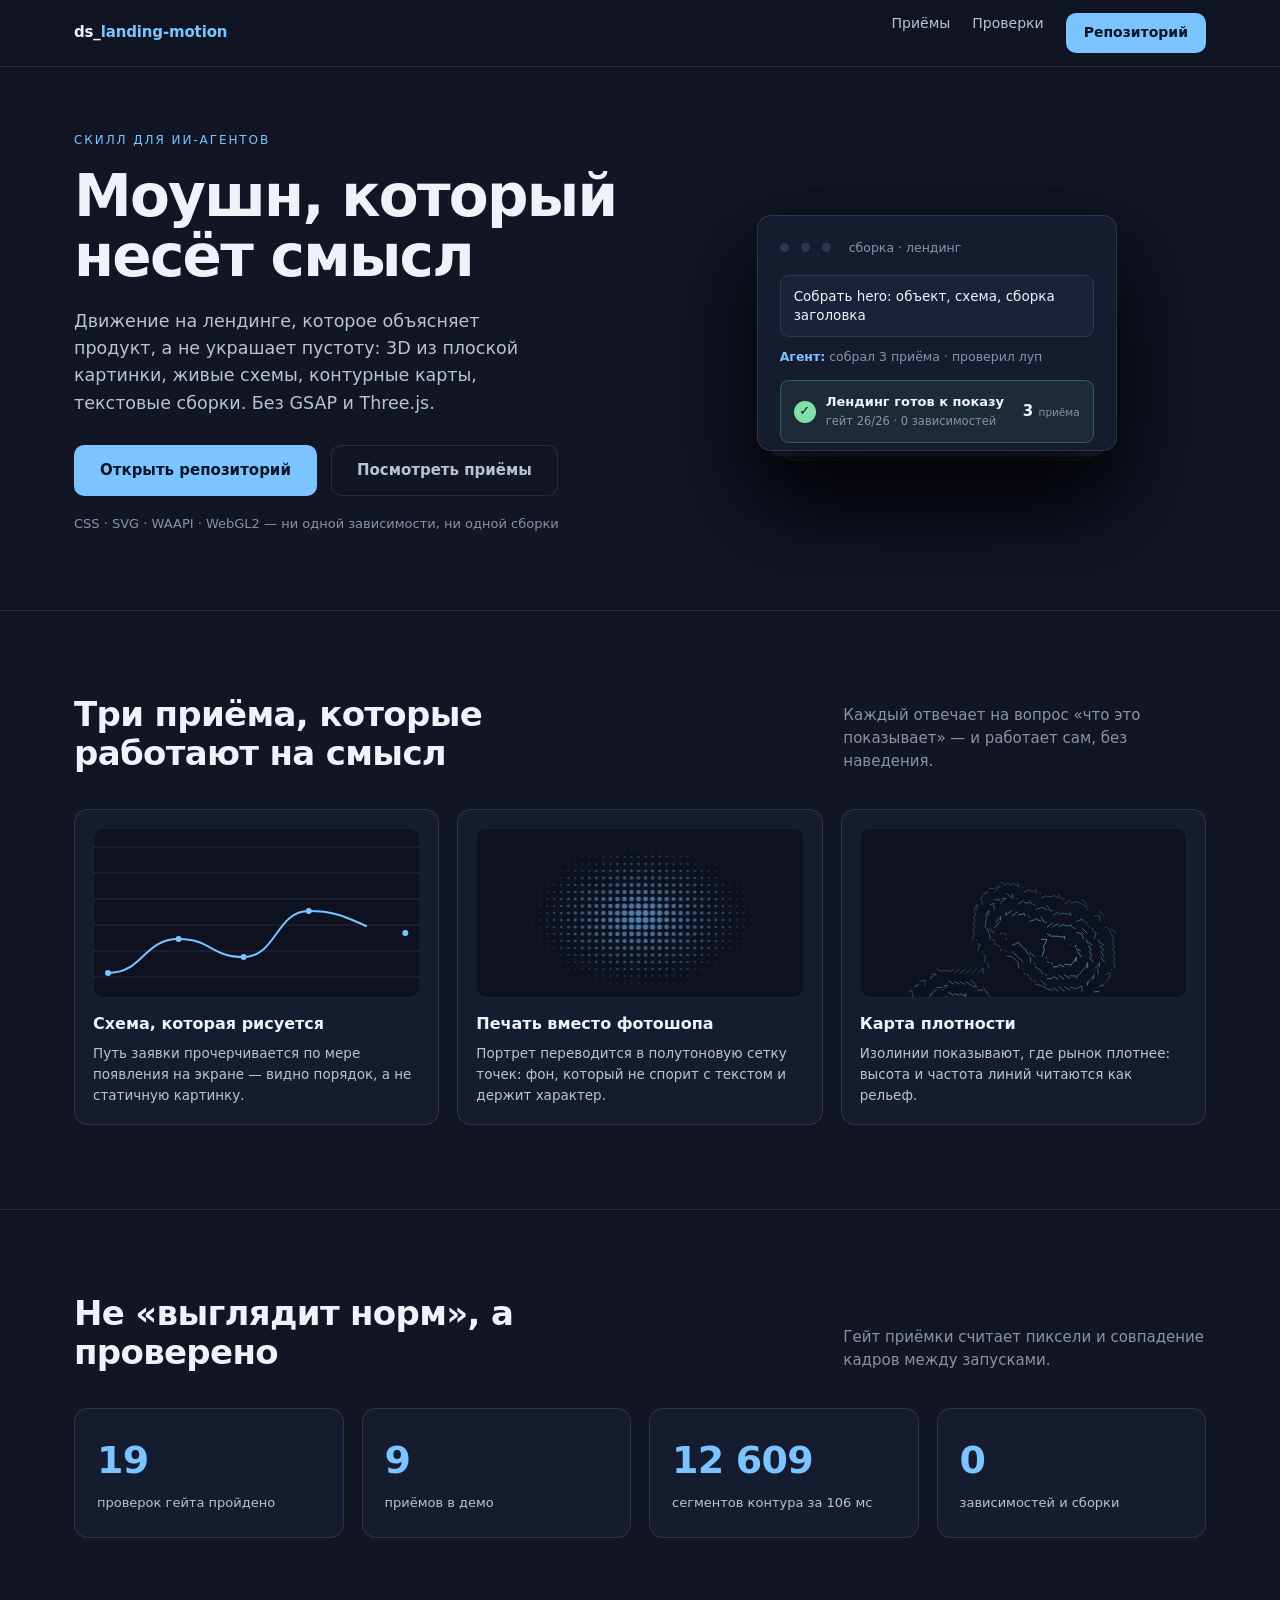
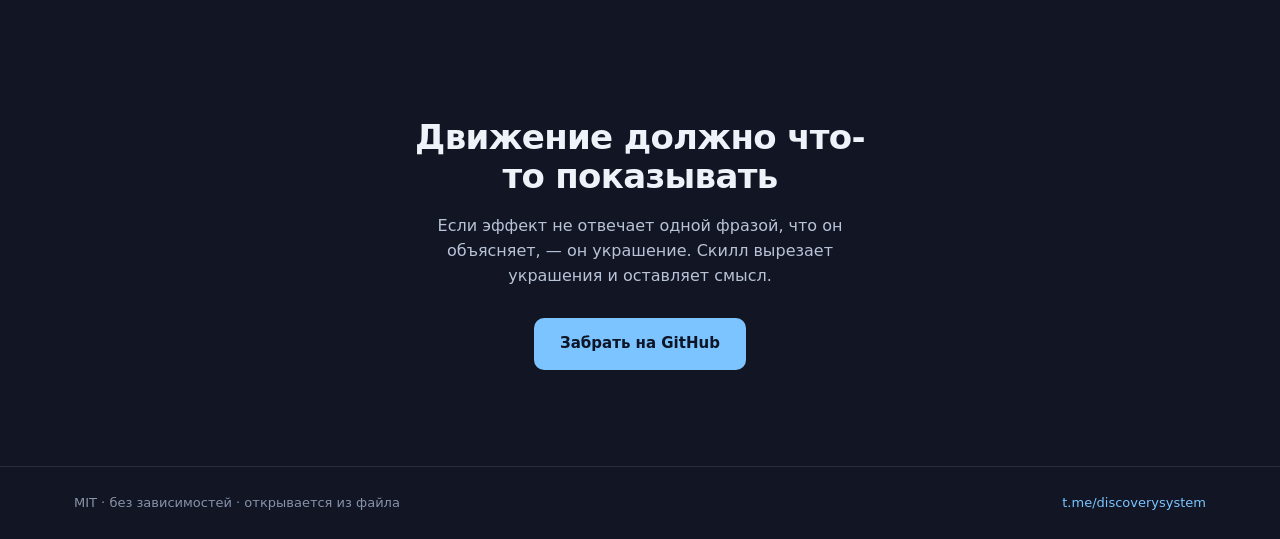
<file: demo/showcase.html>
<!DOCTYPE html>
<html lang="ru">
<head>
<meta charset="UTF-8">
<meta name="viewport" content="width=device-width, initial-scale=1.0">
<title>ds_landing-motion — моушн, который несёт смысл</title>
<style>
  :root{
    --bg:#111524; --card:#161c30; --card2:#1a2138; --ink:#eef2f9; --body:#b8c3d6;
    --meta:#8893a8; --accent:#7bc4ff; --ok:#7fe0a8; --line:rgba(255,255,255,.10);
    --ease:cubic-bezier(.22,1,.36,1); --r:14px; --r2:10px;
  }
  *{margin:0;padding:0;box-sizing:border-box}
  html{scroll-behavior:smooth}
  body{background:var(--bg);color:var(--ink);font-family:"Segoe UI",system-ui,-apple-system,Roboto,Arial,sans-serif;
    line-height:1.55;-webkit-font-smoothing:antialiased;overflow-x:hidden}
  .wrap{max-width:1180px;margin:0 auto;padding:0 24px}

  /* ---------- nav ---------- */
  nav{position:sticky;top:0;z-index:20;backdrop-filter:blur(10px);background:rgba(17,21,36,.82);
    border-bottom:1px solid var(--line)}
  nav .in{display:flex;align-items:center;gap:24px;height:66px}
  .logo{font-weight:700;font-size:15px;letter-spacing:-.01em}
  .logo span{color:var(--accent)}
  nav .links{margin-left:auto;display:flex;gap:22px;font-size:14px}
  nav a{color:var(--body);text-decoration:none;transition:color .18s var(--ease)}
  nav a:hover{color:var(--ink)}
  .nav-cta{padding:9px 18px;border-radius:var(--r2);background:var(--accent);color:#0d1526 !important;
    font-weight:600;font-size:14px}

  /* ---------- hero ---------- */
  .hero{display:grid;grid-template-columns:minmax(0,1.02fr) minmax(0,1fr);gap:44px;align-items:center;
    padding:64px 0 76px}
  .kicker{font-size:12px;letter-spacing:.16em;text-transform:uppercase;color:var(--accent);margin-bottom:16px}
  h1{font-size:clamp(32px,5vw,58px);line-height:1.04;letter-spacing:-.03em;font-weight:700;max-width:15ch}
  h1 .ch{display:inline-block;opacity:0;transform:translateY(28px)}
  h1.settled .ch{opacity:1;transform:none}
  h1 .word{display:inline-block;white-space:nowrap}
  .lead{color:var(--body);font-size:17.5px;margin:22px 0 28px;max-width:44ch}
  .cta{display:flex;gap:14px;align-items:center;flex-wrap:wrap}
  .btn{font:inherit;cursor:pointer;border:0;border-radius:var(--r2);padding:14px 26px;font-size:15px;font-weight:600;
    transition:transform .18s var(--ease),background .18s var(--ease);text-decoration:none;display:inline-block}
  .btn:active{transform:scale(.97)}
  .btn-p{background:var(--accent);color:#0d1526}
  .btn-p:hover{transform:translateY(-1px)}
  .btn-g{background:transparent;color:var(--body);box-shadow:inset 0 0 0 1px var(--line)}
  .btn-g:hover{color:var(--ink);background:rgba(255,255,255,.04)}
  .hero-note{margin-top:18px;font-size:13px;color:var(--meta)}

  /* ---------- сцена: 3D-карточка продукта ---------- */
  .stage{position:relative;min-height:400px;perspective:1200px}
  .obj{position:absolute;left:50%;top:50%;width:360px;height:236px;margin:-118px 0 0 -180px;
    transform-style:preserve-3d;transition:transform .5s var(--ease)}
  .layer{position:absolute;inset:0;border-radius:var(--r);background:var(--card);
    border:1px solid var(--line);box-shadow:0 40px 90px rgba(0,0,0,.55);transform-style:preserve-3d}
  .layer.back{transform:translateZ(-90px) translateY(26px) scale(.94);background:#131a2c;opacity:.85}
  .layer.mid{transform:translateZ(-45px) translateY(13px) scale(.97);background:#151c31;opacity:.94}
  .layer.front{transform:translateZ(0);padding:22px}
  .row{display:flex;align-items:center;gap:12px}
  .dot{width:9px;height:9px;border-radius:50%;background:#2c3654}
  .brand{font-size:12.5px;color:var(--meta);margin-left:6px}
  .task{margin-top:18px;padding:11px 13px;border-radius:9px;background:#1a2138;border:1px solid var(--line);
    font-size:13.5px;color:var(--ink);line-height:1.4}
  .status{margin-top:10px;font-size:12.5px;color:var(--meta)}
  .status b{color:var(--accent);font-weight:600}
  .result{margin-top:14px;display:flex;align-items:center;gap:10px;padding:11px 13px;border-radius:9px;
    background:rgba(127,224,168,.07);border:1px solid rgba(127,224,168,.28)}
  .tick{width:22px;height:22px;border-radius:50%;background:var(--ok);color:#0d1526;display:flex;
    align-items:center;justify-content:center;font-size:13px;font-weight:700;flex:none}
  .rt{font-size:13px;font-weight:600}
  .rs{font-size:11.5px;color:var(--meta);margin-top:1px}
  .rnum{margin-left:auto;font-size:15px;font-weight:700;font-variant-numeric:tabular-nums}
  .rnum small{font-size:10.5px;color:var(--meta);font-weight:400}
  .chip{margin-top:20px;display:inline-flex;align-items:center;gap:8px;padding:8px 12px;border-radius:8px;
    background:rgba(123,196,255,.10);border:1px solid rgba(123,196,255,.32);color:var(--accent);font-size:12.5px;font-weight:600}
  .num-big{margin-top:18px;font-size:40px;font-weight:700;letter-spacing:-.02em;font-variant-numeric:tabular-nums}
  .num-big small{font-size:13px;color:var(--meta);font-weight:400;margin-left:8px}

  /* ---------- секции ---------- */
  section{padding:84px 0;border-top:1px solid var(--line)}
  .sec-head{display:flex;gap:20px;align-items:flex-end;justify-content:space-between;flex-wrap:wrap;margin-bottom:36px}
  h2{font-size:clamp(24px,3vw,34px);line-height:1.15;letter-spacing:-.02em;max-width:22ch}
  .sec-sub{color:var(--meta);font-size:15px;max-width:38ch}
  .grid3{display:grid;grid-template-columns:repeat(3,1fr);gap:18px}
  .card{background:var(--card);border:1px solid var(--line);border-radius:var(--r);padding:18px;
    transition:border-color .2s var(--ease),transform .2s var(--ease)}
  .card:hover{border-color:rgba(123,196,255,.34);transform:translateY(-2px)}
  .canvas-box{height:170px;border-radius:var(--r2);background:#0d1120;overflow:hidden;position:relative;
    border:1px solid rgba(255,255,255,.06)}
  .canvas-box canvas{display:block;width:100%;height:100%}
  .card h3{font-size:16px;margin:14px 0 6px}
  .card p{font-size:13.5px;color:var(--body)}

  /* ---------- цифры ---------- */
  .stats{display:grid;grid-template-columns:repeat(4,1fr);gap:18px}
  .stat{padding:22px;border:1px solid var(--line);border-radius:var(--r);background:var(--card)}
  .stat b{display:block;font-size:38px;letter-spacing:-.02em;color:var(--accent);font-variant-numeric:tabular-nums}
  .stat span{font-size:13px;color:var(--body)}

  /* ---------- финал ---------- */
  .final{text-align:center;padding:96px 0}
  .final h2{margin:0 auto 18px;max-width:20ch}
  .final p{color:var(--body);max-width:46ch;margin:0 auto 30px;font-size:16px}

  footer{border-top:1px solid var(--line);padding:26px 0;font-size:13px;color:var(--meta)}
  footer .in{display:flex;justify-content:space-between;gap:16px;flex-wrap:wrap}
  footer a{color:var(--accent);text-decoration:none}

  @media (max-width:900px){
    .hero{grid-template-columns:1fr;gap:36px;padding:44px 0 56px}
    .grid3{grid-template-columns:1fr}
    .stats{grid-template-columns:repeat(2,1fr)}
    .stage{min-height:380px}
    h1{max-width:20ch}
    nav .links{display:none}
  }
  @media (prefers-reduced-motion:reduce){
    *{animation:none !important;transition:none !important}
    h1 .ch{opacity:1;transform:none}
  }
</style>
</head>
<body>

<nav><div class="wrap in">
  <div class="logo">ds_<span>landing-motion</span></div>
  <div class="links">
    <a href="#priemy">Приёмы</a><a href="#chisla">Проверки</a>
    <a class="nav-cta" href="https://github.com/r0undm1dn1ghty-star/ds_landing-motion">Репозиторий</a>
  </div>
</div></nav>

<div class="wrap">
  <div class="hero">
    <div>
      <div class="kicker">Скилл для ИИ-агентов</div>
      <h1 id="h1">Моушн, который несёт смысл</h1>
      <p class="lead">Движение на лендинге, которое объясняет продукт, а не украшает пустоту:
        3D из плоской картинки, живые схемы, контурные карты, текстовые сборки. Без GSAP и Three.js.</p>
      <div class="cta">
        <a class="btn btn-p" href="https://github.com/r0undm1dn1ghty-star/ds_landing-motion">Открыть репозиторий</a>
        <a class="btn btn-g" href="#priemy">Посмотреть приёмы</a>
      </div>
      <p class="hero-note">CSS · SVG · WAAPI · WebGL2 — ни одной зависимости, ни одной сборки</p>
    </div>

    <div class="stage" id="stage">
      <div class="obj" id="obj">
        <div class="layer back"></div>
        <div class="layer mid"></div>
        <div class="layer front">
          <div class="row"><span class="dot"></span><span class="dot"></span><span class="dot"></span>
            <span class="brand">сборка · лендинг</span></div>
          <div class="task">Собрать hero: объект, схема, сборка заголовка</div>
          <div class="status"><b>Агент:</b> собрал 3 приёма · проверил луп</div>
          <div class="result">
            <span class="tick">✓</span>
            <div><div class="rt">Лендинг готов к показу</div>
              <div class="rs">гейт 26/26 · 0 зависимостей</div></div>
            <span class="rnum">3 <small>приёма</small></span>
          </div>
        </div>
      </div>
    </div>
  </div>
</div>

<section id="priemy"><div class="wrap">
  <div class="sec-head">
    <h2>Три приёма, которые работают на смысл</h2>
    <p class="sec-sub">Каждый отвечает на вопрос «что это показывает» — и работает сам, без наведения.</p>
  </div>
  <div class="grid3">
    <article class="card">
      <div class="canvas-box"><canvas id="c-lines"></canvas></div>
      <h3>Схема, которая рисуется</h3>
      <p>Путь заявки прочерчивается по мере появления на экране — видно порядок, а не статичную картинку.</p>
    </article>
    <article class="card">
      <div class="canvas-box"><canvas id="c-halftone"></canvas></div>
      <h3>Печать вместо фотошопа</h3>
      <p>Портрет переводится в полутоновую сетку точек: фон, который не спорит с текстом и держит характер.</p>
    </article>
    <article class="card">
      <div class="canvas-box"><canvas id="c-contours"></canvas></div>
      <h3>Карта плотности</h3>
      <p>Изолинии показывают, где рынок плотнее: высота и частота линий читаются как рельеф.</p>
    </article>
  </div>
</div></section>

<section id="chisla"><div class="wrap">
  <div class="sec-head">
    <h2>Не «выглядит норм», а проверено</h2>
    <p class="sec-sub">Гейт приёмки считает пиксели и совпадение кадров между запусками.</p>
  </div>
  <div class="stats">
    <div class="stat"><b data-count="26">0</b><span>проверок гейта пройдено</span></div>
    <div class="stat"><b data-count="13">0</b><span>приёмов в демо</span></div>
    <div class="stat"><b data-count="17496">0</b><span>сегментов контура за 106 мс</span></div>
    <div class="stat"><b data-count="0">0</b><span>зависимостей и сборки</span></div>
  </div>
</div></section>

<div class="final wrap">
  <h2>Движение должно что-то показывать</h2>
  <p>Если эффект не отвечает одной фразой, что он объясняет, — он украшение. Скилл вырезает украшения и оставляет смысл.</p>
  <a class="btn btn-p" href="https://github.com/r0undm1dn1ghty-star/ds_landing-motion">Забрать на GitHub</a>
</div>

<footer><div class="wrap in">
  <span>MIT · без зависимостей · открывается из файла</span>
  <span><a href="https://t.me/discoverysystem">t.me/discoverysystem</a></span>
</div></footer>

<script>
(function(){
  "use strict";
  var reduce = matchMedia("(prefers-reduced-motion: reduce)").matches;
  var EASE = "cubic-bezier(.22,1,.36,1)";

  /* --- заголовок --- */
  var h1 = document.getElementById("h1"), phrase = h1.textContent;
  h1.setAttribute("aria-label", phrase); h1.textContent = "";
  phrase.split(" ").forEach(function(w, wi, arr){
    var word = document.createElement("span"); word.className="word"; word.setAttribute("aria-hidden","true");
    w.split("").forEach(function(c){ var s=document.createElement("span"); s.className="ch"; s.textContent=c; word.appendChild(s); });
    h1.appendChild(word);
    if (wi<arr.length-1) h1.appendChild(document.createTextNode(" "));
  });
  function reveal(){
    var chars = h1.querySelectorAll(".ch");
    if (reduce){ h1.classList.add("settled"); return; }
    chars.forEach(function(c,i){ c.animate([{opacity:0,transform:"translateY(28px)"},{opacity:1,transform:"none"}],
      {duration:700, delay:i*22, easing:EASE, fill:"forwards"}); });
    setTimeout(function(){ h1.classList.add("settled"); }, 700 + chars.length*22 + 60);
  }
  reveal();

  /* --- наклон карточки по курсору --- */
  var stage=document.getElementById("stage"), obj=document.getElementById("obj");
  if (!reduce){
    stage.addEventListener("pointermove", function(e){
      var r=stage.getBoundingClientRect();
      var dx=(e.clientX-(r.left+r.width/2))/r.width, dy=(e.clientY-(r.top+r.height/2))/r.height;
      obj.style.transform="rotateY("+(dx*10).toFixed(2)+"deg) rotateX("+(-dy*8).toFixed(2)+"deg)";
    });
    stage.addEventListener("pointerleave", function(){ obj.style.transform=""; });
  }

  /* --- счётчики --- */
  var io = new IntersectionObserver(function(es){
    es.forEach(function(e){
      if (!e.isIntersecting) return;
      var el=e.target, to=+el.dataset.count, t0=performance.now();
      (function tick(){
        var p=Math.min(1,(performance.now()-t0)/1200);
        el.textContent = Math.round(to*(1-Math.pow(1-p,3))).toLocaleString("ru-RU");
        if (p<1) requestAnimationFrame(tick);
      })();
      io.unobserve(el);
    });
  },{threshold:.4});
  document.querySelectorAll("[data-count]").forEach(function(el){ io.observe(el); });

  /* --- три приёма на канвасах --- */
  function fit(c){ var d=Math.min(devicePixelRatio||1,1.5), r=c.getBoundingClientRect();
    c.width=Math.max(1,Math.round(r.width*d)); c.height=Math.max(1,Math.round(r.height*d));
    var x=c.getContext("2d"); x.setTransform(d,0,0,d,0,0); return {ctx:x,w:r.width,h:r.height}; }

  // 1. схема: линия рисуется
  (function(){
    var c=document.getElementById("c-lines"), S=null, p=0;
    function draw(){
      var o=fit(c); S=o; var x=o.ctx,w=o.w,h=o.h;
      x.clearRect(0,0,w,h);
      var pts=[[14,h-24],[w*0.26,h-58],[w*0.46,h-40],[w*0.66,h-86],[w-14,h-64]];
      x.strokeStyle="rgba(184,195,214,.16)"; x.lineWidth=1;
      for(var gy=18; gy<h; gy+=26){ x.beginPath(); x.moveTo(0,gy); x.lineTo(w,gy); x.stroke(); }
      x.strokeStyle="#7bc4ff"; x.lineWidth=2; x.beginPath(); x.moveTo(pts[0][0],pts[0][1]);
      for(var i=1;i<pts.length;i++){
        var a=pts[i-1],b=pts[i]; var mx=(a[0]+b[0])/2;
        x.bezierCurveTo(mx,a[1],mx,b[1],b[0],b[1]);
      }
      var cut = p*(x.getLineDash?1:1);
      x.setLineDash([400*p, 400]);
      x.stroke(); x.setLineDash([]);
      pts.forEach(function(pt){ x.beginPath(); x.arc(pt[0],pt[1],3,0,7); x.fillStyle="#7bc4ff"; x.fill(); });
    }
    function loop(ts){ if(!S) draw(); p=Math.min(1,((ts||0)%3600)/1800); draw(); if(!reduce) requestAnimationFrame(loop); }
    if (reduce){ p=1; draw(); } else requestAnimationFrame(loop);
  })();

  // 2. halftone
  (function(){
    var c=document.getElementById("c-halftone"), done=false;
    function draw(){
      var o=fit(c), x=o.ctx, w=o.w, h=o.h; done=true;
      x.fillStyle="#0d1120"; x.fillRect(0,0,w,h);
      var step=7;
      for(var yy=0; yy<h; yy+=step){
        for(var xx=0; xx<w; xx+=step){
          var cx=w*0.5, cy=h*0.52;
          var d=Math.hypot((xx-cx)/(w*0.42),(yy-cy)/(h*0.52));
          var r=(1-Math.min(1,d))*3.1;
          if(r>0.4){ x.beginPath(); x.arc(xx,yy,r,0,7); x.fillStyle="rgba(123,196,255,"+(0.10+0.55*(1-d)).toFixed(3)+")"; x.fill(); }
        }
      }
    }
    draw(); addEventListener("resize", function(){ if(!reduce) draw(); });
  })();

  // 3. контуры (изолинии по сумме гауссов)
  (function(){
    var c=document.getElementById("c-contours");
    function field(u,v){
      var s=0, peaks=[[0.30,0.62,0.021,1.0],[0.62,0.38,0.017,0.85],[0.78,0.72,0.013,0.7],[0.45,0.28,0.010,0.55]];
      for(var i=0;i<peaks.length;i++){ var p=peaks[i];
        s+=p[3]*Math.exp(-((u-p[0])*(u-p[0])+(v-p[1])*(v-p[1]))/p[2]); }
      return s;
    }
    function draw(){
      var o=fit(c), x=o.ctx, w=o.w, h=o.h;
      x.fillStyle="#0d1120"; x.fillRect(0,0,w,h);
      var N=56, cell=w/N, grid=[];
      for(var j=0;j<=N;j++){ grid[j]=[]; for(var i=0;i<=N;i++){ grid[j][i]=field(i/N, j/N); } }
      for(var lv=1; lv<=7; lv++){
        var t=lv*0.19;
        x.strokeStyle="rgba(123,196,255,"+(0.18+0.10*lv).toFixed(2)+")"; x.lineWidth=1;
        for(var j2=0;j2<N;j2++){ for(var i2=0;i2<N;i2++){
          var a=grid[j2][i2], b=grid[j2][i2+1], cc=grid[j2+1][i2], d=grid[j2+1][i2+1];
          var pts=[];
          if((a>t)!==(b>t)) pts.push([i2+(t-a)/(b-a), j2]);
          if((b>t)!==(d>t)) pts.push([i2+1, j2+(t-b)/(d-b)]);
          if((d>t)!==(cc>t)) pts.push([i2+(t-d)/(cc-d), j2+1]);
          if((cc>t)!==(a>t)) pts.push([i2, j2+(t-cc)/(a-cc)]);
          if(pts.length>=2){ x.beginPath(); x.moveTo(pts[0][0]*cell, pts[0][1]*cell);
            for(var k=1;k<pts.length;k++) x.lineTo(pts[k][0]*cell, pts[k][1]*cell); x.stroke(); }
        }}
      }
    }
    draw(); addEventListener("resize", function(){ if(!reduce) draw(); });
  })();
})();
</script>
</body>
</html>
</file>
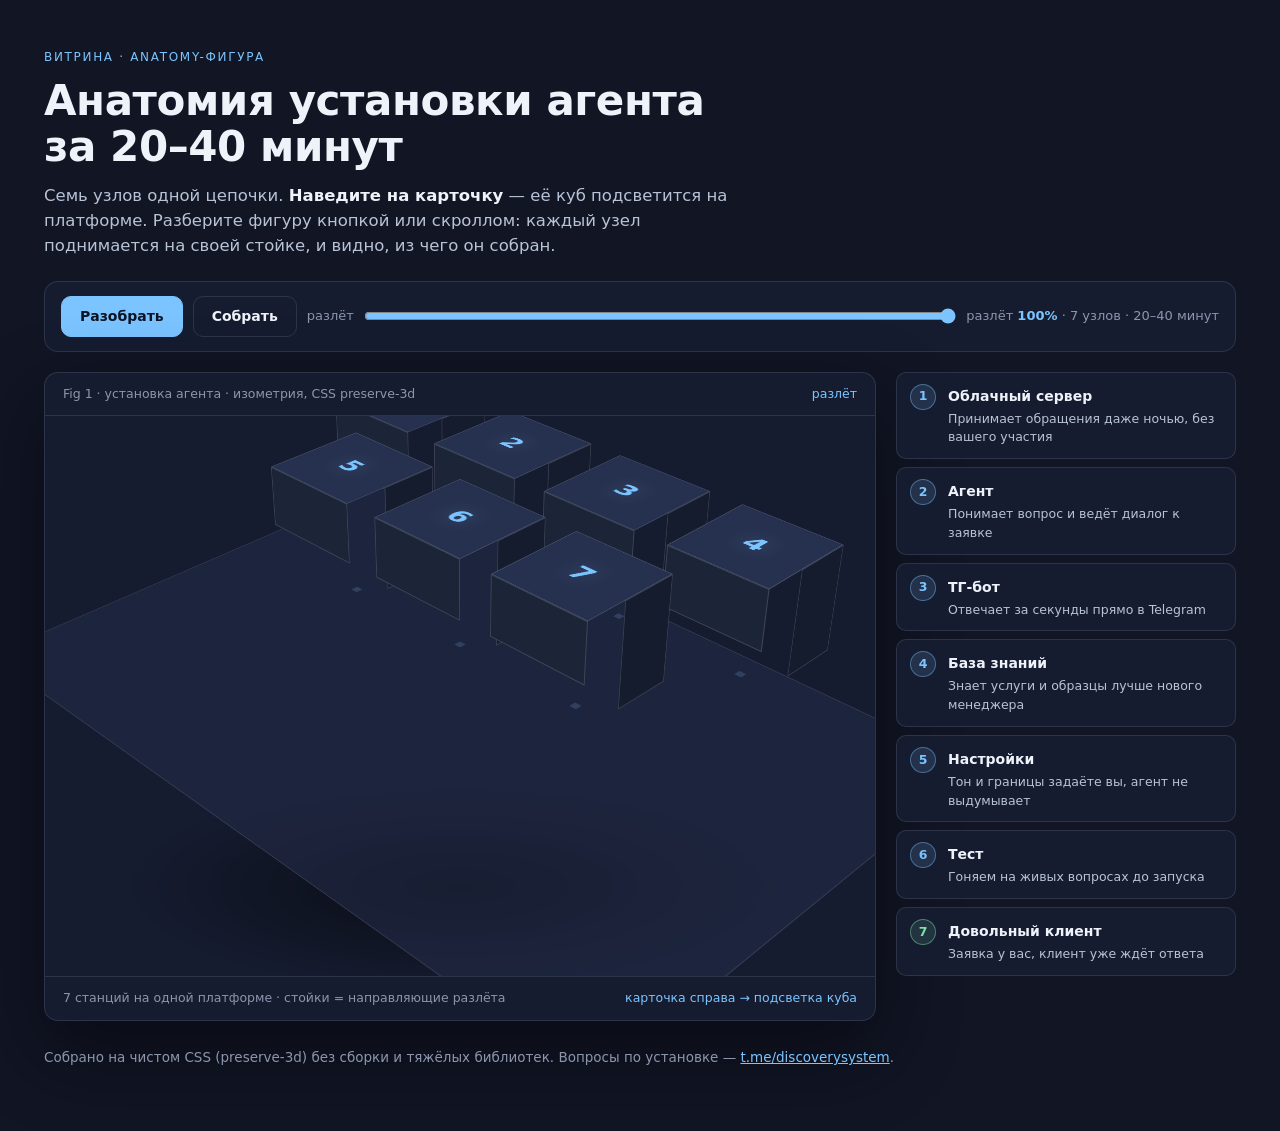
<file: docs/showcase/showcase-anatomy.html>
<!DOCTYPE html>
<html lang="ru">
<head>
<meta charset="UTF-8">
<meta name="viewport" content="width=device-width, initial-scale=1.0">
<title>Анатомия установки агента за 20–40 минут — Discovery System</title>
<style>
  :root{
    --bg:#111524; --card:#161c30; --card2:#1a2138; --ink:#eef2f9; --muted:#b8c3d6;
    --faint:#8b96ad; --accent:#7bc4ff; --ok:#7fe0a8; --line:rgba(184,195,214,.14);
    --ease:cubic-bezier(.22,1,.36,1); --r:14px; --r2:10px;
  }
  *{margin:0;padding:0;box-sizing:border-box}
  body{background:var(--bg);color:var(--ink);font-family:"Segoe UI",system-ui,-apple-system,Roboto,Arial,sans-serif;
    -webkit-font-smoothing:antialiased;line-height:1.5}
  .page{max-width:1240px;margin:0 auto;padding:48px 24px 64px}
  .kicker{font-size:12px;letter-spacing:.14em;text-transform:uppercase;color:var(--accent);margin-bottom:12px}
  h1{font-size:clamp(28px,3.6vw,42px);line-height:1.1;letter-spacing:-.01em;max-width:24ch}
  .lead{color:var(--muted);font-size:16.5px;margin-top:14px;max-width:66ch}
  .lead b{color:var(--ink)}

  .panel{display:flex;gap:10px;flex-wrap:wrap;align-items:center;margin-top:22px;
    background:var(--card);border:1px solid var(--line);border-radius:var(--r);padding:14px 16px}
  .btn{font:inherit;cursor:pointer;border:1px solid var(--line);border-radius:var(--r2);
    padding:9px 18px;font-size:14px;font-weight:600;background:transparent;color:var(--ink);
    transition:transform .18s var(--ease),background .18s var(--ease)}
  .btn:hover{background:rgba(184,195,214,.08)}
  .btn:active{transform:scale(.97)}
  .btn[aria-pressed="true"]{background:var(--accent);border-color:var(--accent);color:#0d1526}
  .scrub{display:flex;align-items:center;gap:10px;flex:1 1 200px;color:var(--faint);font-size:13px}
  .scrub input{flex:1;accent-color:var(--accent)}
  .readout{margin-left:auto;font-size:13px;color:var(--faint);font-variant-numeric:tabular-nums}
  .readout b{color:var(--accent)}

  .board{display:grid;grid-template-columns:minmax(0,1fr) 340px;gap:20px;margin-top:20px;align-items:start}
  .stage-card{background:var(--card);border:1px solid var(--line);border-radius:var(--r);overflow:hidden;
    box-shadow:0 30px 80px rgba(0,0,0,.45)}
  .stage-head{display:flex;justify-content:space-between;padding:12px 18px;border-bottom:1px solid var(--line);
    font-size:12.5px;color:var(--faint)}
  .stage-head .live{color:var(--accent)}
  .iso{position:relative;height:560px;perspective:1600px;overflow:hidden;
    background:radial-gradient(ellipse 55% 26% at 50% 84%, rgba(0,0,0,.55), rgba(0,0,0,0) 72%)}
  .world{position:absolute;left:50%;top:52%;width:0;height:0;transform-style:preserve-3d;
    transform:translate(-50%,-50%) rotateX(56deg) rotateZ(45deg)}
  .cube{position:absolute;width:112px;height:112px;transform-style:preserve-3d;
    transition:transform 700ms cubic-bezier(.16,1,.3,1);cursor:pointer}
  .cube .f{position:absolute;border:1px solid rgba(238,242,249,.16);transform-style:preserve-3d}
  .cube .top{background:#26314f;width:112px;height:112px;transform:translateZ(64px)}
  .cube .s1{background:#1c2438;width:112px;height:64px;transform:translateY(112px) translateZ(64px) rotateX(-90deg);transform-origin:top}
  .cube .s2{background:#151c2e;width:112px;height:64px;transform:translateX(112px) translateZ(64px) rotateY(90deg);transform-origin:left}
  .cube .num{position:absolute;inset:0;display:flex;align-items:center;justify-content:center;
    font-size:30px;font-weight:700;color:var(--accent);transform:translateZ(65px);
    text-shadow:0 0 22px rgba(123,196,255,.25)}
  .cube.hl .top{background:#2f4066}
  .cube.hl .num{color:#fff}
  .post{position:absolute;width:8px;height:8px;background:#31405f;transition:opacity .3s var(--ease)}
  .tag{position:absolute;left:0;top:0;width:120px;margin-left:-60px;padding:6px 8px;border-radius:8px;
    background:rgba(13,17,32,.92);border:1px solid var(--line);text-align:center;font-size:11.5px;
    color:var(--muted);transform-style:preserve-3d;line-height:1.25}

  .legend{list-style:none;display:flex;flex-direction:column;gap:8px}
  .legend li{display:flex;gap:12px;align-items:flex-start;background:var(--card);border:1px solid var(--line);
    border-radius:var(--r2);padding:11px 13px;cursor:pointer;
    transition:border-color .18s var(--ease),background .18s var(--ease),transform .18s var(--ease)}
  .legend li:hover,.legend li.hl{border-color:rgba(123,196,255,.5);background:var(--card2);transform:translateX(-2px)}
  .legend .n{flex:none;width:26px;height:26px;border-radius:50%;display:flex;align-items:center;justify-content:center;
    background:rgba(123,196,255,.13);border:1px solid rgba(123,196,255,.42);color:var(--accent);
    font-size:12.5px;font-weight:700}
  .legend li:last-child .n{background:rgba(127,224,168,.12);border-color:rgba(127,224,168,.45);color:var(--ok)}
  .legend .t{font-size:14px;font-weight:600}
  .legend .b{font-size:12.5px;color:var(--muted);margin-top:2px}

  .foot{display:flex;justify-content:space-between;gap:12px;flex-wrap:wrap;padding:12px 18px;
    border-top:1px solid var(--line);font-size:12.5px;color:var(--faint)}
  .outro{margin-top:26px;font-size:13.5px;color:var(--faint)}
  .outro a{color:var(--accent)}

  @media (max-width:980px){
    .board{grid-template-columns:1fr}
    .iso{height:440px}
    .page{padding:32px 16px 48px}
  }
  @media (prefers-reduced-motion:reduce){
    *{transition:none !important;animation:none !important}
  }
</style>
</head>
<body>
<div class="page">
  <div class="kicker">Витрина · anatomy-фигура</div>
  <h1>Анатомия установки агента за 20–40 минут</h1>
  <p class="lead">Семь узлов одной цепочки. <b>Наведите на карточку</b> — её куб подсветится на платформе.
     Разберите фигуру кнопкой или скроллом: каждый узел поднимается на своей стойке, и видно, из чего он собран.</p>

  <div class="panel" role="group" aria-label="Управление разлётом">
    <button class="btn" id="boom" aria-pressed="true">Разобрать</button>
    <button class="btn" id="asm" aria-pressed="false">Собрать</button>
    <label class="scrub">разлёт
      <input type="range" id="scrub" min="0" max="100" value="100" aria-label="Степень разлёта">
    </label>
    <div class="readout" id="readout" aria-live="polite">разлёт <b>100%</b> · 7 узлов · 20–40 минут</div>
  </div>

  <div class="board">
    <div class="stage-card">
      <div class="stage-head"><span>Fig 1 · установка агента · изометрия, CSS preserve-3d</span>
        <span class="live" id="state">разлёт</span></div>
      <div class="iso"><div class="world" id="world"></div></div>
      <div class="foot"><span>7 станций на одной платформе · стойки = направляющие разлёта</span>
        <span id="hint" style="color:var(--accent)">карточка справа → подсветка куба</span></div>
    </div>
    <ol class="legend" id="legend"></ol>
  </div>

  <p class="outro">Собрано на чистом CSS (preserve-3d) без сборки и тяжёлых библиотек.
    Вопросы по установке — <a href="https://t.me/discoverysystem">t.me/discoverysystem</a>.</p>
</div>

<script>
(function(){
  "use strict";
  var reduce = matchMedia("(prefers-reduced-motion: reduce)").matches;
  var ST = [
    {t:"Облачный сервер", b:"Принимает обращения даже ночью, без вашего участия"},
    {t:"Агент",           b:"Понимает вопрос и ведёт диалог к заявке"},
    {t:"ТГ-бот",          b:"Отвечает за секунды прямо в Telegram"},
    {t:"База знаний",     b:"Знает услуги и образцы лучше нового менеджера"},
    {t:"Настройки",       b:"Тон и границы задаёте вы, агент не выдумывает"},
    {t:"Тест",            b:"Гоняем на живых вопросах до запуска"},
    {t:"Довольный клиент",b:"Заявка у вас, клиент уже ждёт ответа"}
  ];
  // сетка 4+3, изометрия
  var CELL = 150, GAPX = 0, GAPY = 0;
  var POS = [[-1.5,-1],[-0.5,-1],[0.5,-1],[1.5,-1],[-1,0],[0,0],[1,0]];

  var world = document.getElementById("world"),
      legend = document.getElementById("legend"),
      scrub = document.getElementById("scrub"),
      readout = document.getElementById("readout"),
      stateEl = document.getElementById("state"),
      boom = document.getElementById("boom"),
      asmBtn = document.getElementById("asm");

  var cubes = [], posts = [], k = reduce ? 0 : 1;

  // платформа
  var plate = document.createElement("div");
  plate.style.cssText = "position:absolute;width:840px;height:560px;margin-left:-420px;margin-top:-280px;" +
    "background:rgba(35,44,73,.55);border:1px solid rgba(238,242,249,.12);border-radius:14px;" +
    "transform:translateZ(-1px)";
  world.appendChild(plate);

  ST.forEach(function(s, i){
    var x = POS[i][0]*CELL, y = POS[i][1]*CELL;

    // стойка (направляющая) — видна при разлёте
    var post = document.createElement("div");
    post.className = "post";
    post.style.cssText = "left:" + (x - 4) + "px;top:" + (y - 4) + "px;width:8px;height:8px";
    post.style.transform = "translateZ(0px)";
    world.appendChild(post);
    posts.push({el:post, x:x, y:y});

    var c = document.createElement("div");
    c.className = "cube";
    c.dataset.i = i;
    c.innerHTML =
      '<div class="f top"></div><div class="f s1"></div><div class="f s2"></div>' +
      '<div class="num">' + (i+1) + '</div>';
    // позиция куба: центр ячейки, подъём по k
    c.style.transform = "translate3d(" + (x - 56) + "px," + (y - 56) + "px,0px)";
    c.style.left = "0"; c.style.top = "0";
    world.appendChild(c);
    cubes.push({el:c, x:x, y:y, i:i});

    // карточка легенды
    var li = document.createElement("li");
    li.dataset.i = i;
    li.innerHTML = '<span class="n">' + (i+1) + '</span><span><span class="t">' + s.t +
                   '</span><div class="b">' + s.b + '</div></span>';
    legend.appendChild(li);

    li.addEventListener("mouseenter", function(){ c.classList.add("hl"); });
    li.addEventListener("mouseleave", function(){ c.classList.remove("hl"); });
    li.addEventListener("focus", function(){ c.classList.add("hl"); });
    li.addEventListener("blur", function(){ c.classList.remove("hl"); });
    c.addEventListener("mouseenter", function(){ li.classList.add("hl"); });
    c.addEventListener("mouseleave", function(){ li.classList.remove("hl"); });
  });

  var LIFT = 150; // макс подъём

  function apply(){
    var lift = LIFT * k;
    cubes.forEach(function(c){
      c.el.style.transform = "translate3d(" + (c.x - 56) + "px," + (c.y - 56) + "px," + lift.toFixed(1) + "px)";
    });
    posts.forEach(function(p){
      p.el.style.opacity = k > 0.02 ? 1 : 0;
      var h = Math.max(2, lift);
      p.el.style.width = "8px";
      p.el.style.height = "8px";
      p.el.style.transform = "translateZ(" + (h/2).toFixed(1) + "px) scaleZ(" + (h/8).toFixed(2) + ")";
    });
    readout.innerHTML = "разлёт <b>" + Math.round(k*100) + "%</b> · 7 узлов · 20–40 минут";
    stateEl.textContent = k < 0.05 ? "сборка" : (k > 0.95 ? "разлёт" : "разлёт " + Math.round(k*100) + "%");
    boom.setAttribute("aria-pressed", String(k > 0.5));
    asmBtn.setAttribute("aria-pressed", String(k < 0.5));
    scrub.value = String(Math.round(k*100));
  }

  function setK(v){ k = Math.max(0, Math.min(1, v)); apply(); }

  boom.addEventListener("click", function(){ setK(1); });
  asmBtn.addEventListener("click", function(){ setK(0); });
  scrub.addEventListener("input", function(){ setK(parseInt(scrub.value,10)/100); });

  // скролл по странице двигает разлёт (от сборки к разлёту)
  var ticking = false;
  function onScroll(){
    if (ticking) return; ticking = true;
    requestAnimationFrame(function(){
      var max = document.documentElement.scrollHeight - innerHeight;
      var p = max > 0 ? scrollY / max : 0;
      setK(1 - Math.min(1, Math.max(0, p * 1.6)));
      ticking = false;
    });
  }
  if (!reduce) addEventListener("scroll", onScroll, {passive:true});

  apply();
})();
</script>
</body>
</html>
</file>
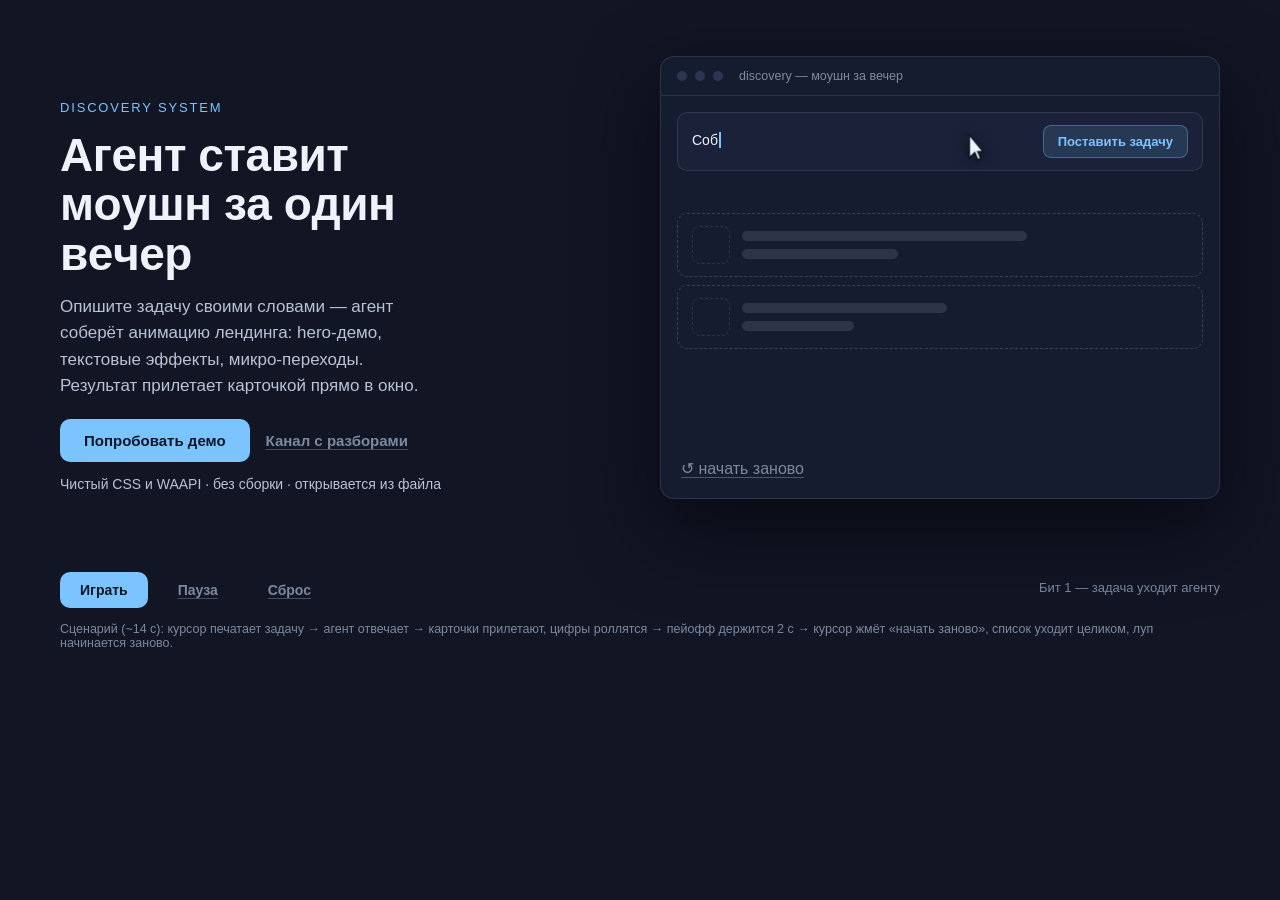
<file: docs/showcase/showcase-hero.html>
<!DOCTYPE html>
<html lang="ru">
<head>
<meta charset="UTF-8">
<meta name="viewport" content="width=device-width, initial-scale=1.0">
<title>Живой hero: агент ставит моушн за вечер — Discovery System</title>
<style>
  :root{
    --bg:#111524; --card:#161c30; --card2:#1a2138;
    --ink:#eef2f9; --muted:#b8c3d6; --faint:#7c8aa0;
    --accent:#7bc4ff; --accent-dim:rgba(123,196,255,.14);
    --ok:#7fe0a8; --line:rgba(184,195,214,.14);
    --ease:cubic-bezier(.22,1,.36,1);
    --r-lg:14px; --r-md:10px;
  }
  *{margin:0;padding:0;box-sizing:border-box}
  html{background:var(--bg)}
  body{
    background:var(--bg); color:var(--ink);
    font-family:-apple-system,"Segoe UI",Roboto,"Helvetica Neue",Arial,sans-serif;
    min-height:100vh; display:flex; flex-direction:column; align-items:center;
    padding:56px 24px 40px; -webkit-font-smoothing:antialiased;
  }
  .hero{width:100%; max-width:1160px; display:grid; grid-template-columns:minmax(300px,430px) 1fr;
    gap:48px; align-items:center}
  /* ---------- левая колонка: копирайт ---------- */
  .copy .kicker{font-size:13px; letter-spacing:.14em; text-transform:uppercase; color:var(--accent); margin-bottom:16px}
  .copy h1{font-size:clamp(30px,4.2vw,46px); line-height:1.08; font-weight:700; letter-spacing:-.01em}
  /* буквы прячутся ТОЛЬКО когда JS активен — без JS заголовок целый */
  .js .copy h1 .word{display:inline-block; white-space:nowrap}
  .copy h1 .ch{display:inline-block; opacity:0; transform:translateY(32px)}
  .js .copy h1.settled .ch{opacity:1; transform:none}
  .copy p.lead{color:var(--muted); font-size:17px; line-height:1.55; margin:14px 0 20px; max-width:38ch}
  .cta-row{display:flex; gap:12px; flex-wrap:wrap; align-items:center}
  .btn{font:inherit; cursor:pointer; border:0; border-radius:var(--r-md); padding:13px 24px; font-size:15px; font-weight:600;
    transition:transform .18s var(--ease), background .18s var(--ease)}
  .btn:active{transform:scale(.97)}
  .btn-primary{background:var(--accent); color:#0d1526}
  .btn-primary:hover{transform:translateY(-1px)}
  .btn-ghost{background:transparent; color:var(--faint); padding:13px 4px; box-shadow:none;
    text-decoration:underline; text-underline-offset:3px; text-decoration-color:rgba(184,195,214,.32)}
  .btn-ghost:hover{color:var(--muted); background:transparent; text-decoration-color:var(--accent)}
  .btn-ghost:hover{background:rgba(184,195,214,.08)}
  .proof{margin-top:14px; font-size:14px; color:var(--muted)}
  /* ---------- сцена: фейк-окно продукта ---------- */
  .stage{position:relative; min-height:480px}
  .win{
    background:var(--card); border:1px solid var(--line); border-radius:var(--r-lg);
    box-shadow:0 30px 80px rgba(0,0,0,.5); overflow:hidden; position:relative;
    width:100%; max-width:560px; margin-left:auto;
  }
  .win-bar{display:flex; align-items:center; gap:8px; padding:12px 16px; border-bottom:1px solid var(--line)}
  .dot{width:10px; height:10px; border-radius:50%; background:#2c3654}
  .win-bar .title{margin-left:8px; font-size:12.5px; color:var(--faint)}
  .win-body{padding:16px}
  .task-row{display:flex; gap:14px; align-items:center; background:var(--card2);
    border:1px solid var(--line); border-radius:var(--r-md); padding:12px 14px}
  .task-text{font-size:14px; flex:1; min-height:20px}
  .task-text .caret{display:inline-block; width:2px; height:16px; background:var(--accent);
    vertical-align:-3px; margin-left:1px; opacity:0}
  .typing .caret{opacity:1; animation:blink 1s steps(1) infinite}
  @keyframes blink{50%{opacity:0}}
  .assign{font:inherit; font-size:13px; font-weight:600; background:var(--accent-dim); color:var(--accent);
    border:1px solid rgba(123,196,255,.35); border-radius:8px; padding:8px 14px; cursor:default; white-space:nowrap;
    transition:transform .15s var(--ease)}
  .assign.pressed{transform:scale(.93)}
  .status{font-size:13px; color:var(--faint); margin:12px 4px 0; min-height:20px; opacity:0; transform:translateY(6px);
    transition:opacity .3s var(--ease), transform .3s var(--ease)}
  .status.show{opacity:1; transform:none}
  .status b{color:var(--accent); font-weight:600}
  .list{list-style:none; margin-top:10px; display:flex; flex-direction:column; gap:8px; min-height:172px}
  .card{background:var(--card2); border:1px solid var(--line); border-radius:var(--r-md); padding:12px 14px;
    display:flex; align-items:center; gap:12px; opacity:0; transform:translateY(12px)}
  .card.in{opacity:1; transform:none; transition:opacity .35s var(--ease), transform .35s var(--ease)}
  .card.leaving{opacity:0; transform:translateY(8px); transition:opacity .3s var(--ease), transform .3s var(--ease)}
  /* скелетоны видны всегда как филлер — это не entrance, а placeholder */
  .card.placeholder{opacity:1; transform:none}
  .card.placeholder.leaving{opacity:0; transform:translateY(8px); transition:opacity .3s var(--ease), transform .3s var(--ease)}
  .thumb{width:38px; height:38px; border-radius:8px; background:#22304e;
    border:1px solid var(--line); flex:none; display:flex; align-items:center; justify-content:center;
    font-size:16px; color:var(--accent)}
  .card .meta{flex:1; min-width:0}
  .card .t{font-size:13.5px; font-weight:600}
  .card .s{font-size:12px; color:var(--faint); margin-top:2px}
  .num{font-variant-numeric:tabular-nums; font-size:15px; font-weight:700; color:var(--ink); white-space:nowrap}
  .num small{font-size:11px; color:var(--faint); font-weight:400}
  .placeholder{border:1px dashed rgba(184,195,214,.22); border-radius:var(--r-md); background:transparent}
  .placeholder .bar{height:10px; border-radius:5px; background:rgba(184,195,214,.14)}
  .payoff{display:flex; align-items:center; gap:10px; margin-top:12px; padding:12px 14px;
    background:rgba(127,224,168,.08); border:1px solid rgba(127,224,168,.3); border-radius:var(--r-md);
    font-size:14px; opacity:0; transform:translateY(10px)}
  .payoff.show{opacity:1; transform:none; transition:opacity .4s var(--ease), transform .4s var(--ease)}
  .payoff .tick{width:22px; height:22px; border-radius:50%; background:var(--ok); color:#0d1526; flex:none;
    display:flex; align-items:center; justify-content:center; font-size:13px; font-weight:700}
  .payoff b{font-weight:700}
  .reset-link{margin:10px 4px 0; font-size:12.5px; color:var(--faint); background:none; border:0; font:inherit;
    cursor:default; padding:4px 0; text-decoration:underline; text-underline-offset:3px; text-decoration-color:rgba(184,195,214,.35)}
  .reset-link.armed{color:var(--accent); cursor:pointer}
  /* курсор */
  .cursor{position:absolute; top:0; left:0; z-index:5; pointer-events:none;
    transition:transform .8s var(--ease); will-change:transform; filter:drop-shadow(0 2px 6px rgba(0,0,0,.5))}
  .cursor svg{display:block}
  .cursor.click svg{animation:press .3s var(--ease)}
  @keyframes press{40%{transform:scale(.82)}}
  /* панель управления */
  .controls{width:100%; max-width:1160px; margin-top:36px; display:flex; align-items:center; gap:10px; flex-wrap:wrap}
  .controls .btn{padding:10px 20px; font-size:14px}
  .scene-state{margin-left:auto; font-size:13px; color:var(--faint); min-height:20px}
  .note{width:100%; max-width:1160px; margin-top:14px; font-size:12.5px; color:var(--faint)}
  @media (max-width:900px){
    .hero{grid-template-columns:1fr; gap:36px}
    .win{margin:0 auto}
    .stage{min-height:0}
    .scene-state{margin-left:0}
  }
  @media (prefers-reduced-motion: reduce){
    *,*::before,*::after{animation:none !important; transition:none !important}
    .js .copy h1 .ch{opacity:1; transform:none}
    .card{opacity:1; transform:none}
    .payoff{opacity:1; transform:none}
    .status{opacity:1; transform:none}
    .cursor{display:none}
  }
</style>
</head>
<body>

<section class="hero" aria-label="Discovery System — агент ставит моушн за вечер">
  <div class="copy">
    <div class="kicker">Discovery System</div>
    <h1 id="h1">Агент ставит моушн за один вечер</h1>
    <p class="lead">Опишите задачу своими словами — агент соберёт анимацию лендинга: hero-демо, текстовые эффекты, микро-переходы. Результат прилетает карточкой прямо в окно.</p>
    <div class="cta-row">
      <button class="btn btn-primary" type="button" data-demo-goto>Попробовать демо</button>
      <a class="btn btn-ghost" href="https://t.me/discoverysystem">Канал с разборами</a>
    </div>
    <div class="proof">Чистый CSS и WAAPI · без сборки · открывается из файла</div>
  </div>

  <!-- POSTER-КАДР: в HTML уже лежит финал (бит 4): задача, ответ, 2 карточки, пейофф.
       Без JS и для скриншота это самодостаточная история. JS уберёт его в startState перед лупом. -->
  <div class="stage" id="stage" data-state="payoff" aria-label="Демо: как агент выполняет задачу">
    <div class="win" id="win">
      <div class="win-bar" aria-hidden="true"><span class="dot"></span><span class="dot"></span><span class="dot"></span><span class="title">discovery — моушн за вечер</span></div>
      <div class="win-body">
        <div class="task-row">
          <div class="task-text" id="taskText"><span id="typed">Собери hero-демо: курсор, карточка, ролл цифр</span><span class="caret" aria-hidden="true"></span></div>
          <button class="assign" id="assignBtn" type="button" tabindex="-1">Поставить задачу</button>
        </div>
        <div class="status show" id="status" role="status"><b>Агент:</b> собрал 3 эффекта, проверил луп</div>
        <ul class="list" id="list">
          <li class="card in"><span class="thumb" aria-hidden="true">✦</span><div class="meta"><div class="t">Курсор назначает задачу</div><div class="s">печать · клик · ответ агента</div></div><div class="num">1 <small>бит</small></div></li>
          <li class="card in result"><span class="thumb" aria-hidden="true">◈</span><div class="meta"><div class="t">hero-демо «Моушн за вечер»</div><div class="s">карточка · ролл цифр · пейофф</div></div><div class="num">3 <small>эффекта</small></div></li>
        </ul>
        <div class="payoff show" id="payoff"><span class="tick" aria-hidden="true">✓</span><span>Готово за вечер: <b><span id="payNum">3</span> эффекта</b> · <span id="payTime">0</span> правок понадобилось</span></div>
        <button class="reset-link armed" id="resetLink" type="button">↺ начать заново</button>
      </div>
    </div>
    <div class="cursor" id="cursor" aria-hidden="true">
      <svg width="22" height="32" viewBox="0 0 22 32" fill="none">
        <path d="M3 2 L3 25 L8.5 20 L11.5 27 L14.5 25.8 L11.6 19 L17 19 Z" fill="#eef2f9" stroke="#0d1526" stroke-width="1.5"/>
      </svg>
    </div>
  </div>
</section>

<div class="controls">
  <button class="btn btn-primary" id="playBtn" type="button">Играть</button>
  <button class="btn btn-ghost" id="pauseBtn" type="button">Пауза</button>
  <button class="btn btn-ghost" id="resetBtn" type="button">Сброс</button>
  <span class="scene-state" id="sceneState" role="status">Пейофф: готово за вечер</span>
</div>
<p class="note">Сценарий (~14 с): курсор печатает задачу → агент отвечает → карточки прилетают, цифры роллятся → пейофф держится 2&nbsp;с → курсор жмёт «начать заново», список уходит целиком, луп начинается заново.</p>

<script>
(function(){
  "use strict";
  document.documentElement.classList.add("js"); // буквы прячутся только при живом JS
  var EASE = "cubic-bezier(.22,1,.36,1)";
  var reduce = window.matchMedia("(prefers-reduced-motion: reduce)").matches;

  /* --- заголовок: сборка по буквам (per-character-rise, стаггер 24мс) --- */
  var h1 = document.getElementById("h1");
  var phrase = h1.textContent;
  h1.setAttribute("aria-label", phrase);
  h1.textContent = "";
  phrase.split(" ").forEach(function(word, wi, arr){
    var w = document.createElement("span");
    w.className = "word";
    w.setAttribute("aria-hidden","true");
    word.split("").forEach(function(chr){
      var s = document.createElement("span");
      s.className = "ch"; s.textContent = chr;
      w.appendChild(s);
    });
    h1.appendChild(w);
    if (wi < arr.length - 1) h1.appendChild(document.createTextNode(" "));
  });
  function revealHeadline(){
    var chars = h1.querySelectorAll(".ch");
    if (reduce){ h1.classList.add("settled"); return; }
    /* буквы прячем только в момент, когда анимация реально стартует:
       если WAAPI недоступен — класс .js не ставим и заголовок остаётся целым */
    document.documentElement.classList.add("js");
    try {
      chars.forEach(function(c, i){
        c.animate(
          [{opacity:0, transform:"translateY(32px)"},{opacity:1, transform:"translateY(0)"}],
          {duration:700, delay:i*24, easing:EASE, fill:"forwards"}
        );
      });
    } catch(e){
      document.documentElement.classList.remove("js");
      h1.classList.add("settled");
      return;
    }
    setTimeout(function(){ h1.classList.add("settled"); }, 700 + chars.length*24 + 50);
  }

  /* --- элементы сцены --- */
  var stage = document.getElementById("stage"),
      win = document.getElementById("win"),
      cursor = document.getElementById("cursor"),
      row = document.querySelector(".task-row"),
      typed = document.getElementById("typed"),
      assignBtn = document.getElementById("assignBtn"),
      status = document.getElementById("status"),
      list = document.getElementById("list"),
      payoff = document.getElementById("payoff"),
      payNum = document.getElementById("payNum"),
      payTime = document.getElementById("payTime"),
      resetLink = document.getElementById("resetLink"),
      sceneState = document.getElementById("sceneState"),
      playBtn = document.getElementById("playBtn"),
      pauseBtn = document.getElementById("pauseBtn"),
      resetBtn = document.getElementById("resetBtn");

  var TASK = "Собери hero-демо: курсор, карточка, ролл цифр";
  var gen = 0;            // поколение запуска — отменяет устаревшие таймеры
  var paused = false;
  var pauseGate = null;   // resolve-функция паузы

  function say(t){ sceneState.textContent = t; }
  function wait(ms, g){
    return new Promise(function(res){
      if (g !== gen) return res(false);
      var t0 = performance.now(), left = ms;
      (function tick(){
        if (g !== gen) return res(false);
        if (paused){ pauseGate = function(){ pauseGate = null; tick(); }; return; }
        var dt = performance.now() - t0; t0 = performance.now();
        if (!paused) left -= dt;
        if (left <= 0) return res(true);
        requestAnimationFrame(tick);
      })();
    });
  }
  function moveCursorTo(el, g){
    if (g !== gen || reduce) return;
    var s = stage.getBoundingClientRect(), r = el.getBoundingClientRect();
    var x = r.left - s.left + r.width * 0.55,
        y = r.top - s.top + r.height * 0.35;
    cursor.style.transform = "translate(" + x + "px," + y + "px)";
  }
  function clickFx(){ cursor.classList.remove("click"); void cursor.offsetWidth; cursor.classList.add("click"); }
  function parkCursor(g){
    if (g !== gen || reduce) return;
    var s = stage.getBoundingClientRect(), r = row.getBoundingClientRect();
    cursor.style.transform = "translate(" + (r.right - s.left + 18) + "px," + (r.top - s.top - 6) + "px)";
  }
  function typeTask(g){
    return new Promise(function(res){
      if (g !== gen) return res(false);
      row.classList.add("typing");
      var i = 0;
      (function step(){
        if (g !== gen) return res(false);
        if (paused){ pauseGate = function(){ pauseGate = null; step(); }; return; }
        if (i <= TASK.length){ typed.textContent = TASK.slice(0, i++); setTimeout(step, 34); }
        else { row.classList.remove("typing"); res(true); }
      })();
    });
  }
  function rollNumber(el, to, ms, g){
    return new Promise(function(res){
      if (g !== gen) return res(false);
      var t0 = performance.now();
      (function frame(){
        if (g !== gen) return res(false);
        if (paused){ pauseGate = function(){ pauseGate = null; requestAnimationFrame(frame); }; return; }
        var p = Math.min(1, (performance.now() - t0) / ms);
        el.textContent = Math.round(to * (1 - Math.pow(1 - p, 3)));
        if (p < 1) requestAnimationFrame(frame); else res(true);
      })();
    });
  }
  function addCard(o){
    var li = document.createElement("li");
    li.className = "card";
    li.innerHTML = '<span class="thumb" aria-hidden="true">' + o.icon + "</span>" +
      '<div class="meta"><div class="t">' + o.t + '</div><div class="s">' + o.s + "</div></div>" +
      '<div class="num">' + o.n + "</div>";
    // место вписано до первого кадра: вставляем сразу, вход — движением
    var ph = document.getElementById("ph1");
    if (ph) list.insertBefore(li, ph); else list.appendChild(li);
    requestAnimationFrame(function(){ requestAnimationFrame(function(){ li.classList.add("in"); }); });
    return li;
  }

  /* --- состояния --- */
  /* скелетоны-филлеры: держат место в окне, пока карточек нет.
     В статичном poster-кадре их нет — создаёт только JS. */
  function ensurePlaceholders(){
    [["ph1", 64], ["ph2", 46]].forEach(function(spec){
      if (document.getElementById(spec[0])) return;
      var li = document.createElement("li");
      li.className = "card placeholder";
      li.id = spec[0];
      li.setAttribute("aria-hidden", "true");
      li.innerHTML = '<span class="thumb" style="background:transparent;border-style:dashed"></span>' +
        '<div class="meta"><div class="bar" style="width:' + spec[1] + '%"></div>' +
        '<div class="bar" style="width:' + Math.round(spec[1] * 0.55) + '%;margin-top:8px"></div></div>';
      list.appendChild(li);
    });
  }
  function startState(g){
    ensurePlaceholders();
    typed.textContent = "";
    status.classList.remove("show"); status.innerHTML = "";
    payoff.classList.remove("show");
    payNum.textContent = "0"; payTime.textContent = "0";
    resetLink.classList.remove("armed");
    Array.prototype.slice.call(list.querySelectorAll(".card:not(.placeholder)")).forEach(function(c){ c.remove(); });
    ["ph1","ph2"].forEach(function(id){
      var p = document.getElementById(id);
      if (!p) return;
      p.classList.remove("leaving"); p.style.opacity = ""; p.style.transform = "";
    });
    parkCursor(g);
  }
  function finalState(){
    typed.textContent = TASK;
    status.innerHTML = "<b>Агент:</b> собрал 3 эффекта, проверил луп";
    status.classList.add("show");
    if (!list.querySelector(".result")){
      var r = addCard({icon:"◈", t:"hero-демо «Моушн за вечер»", s:"курсор · карточка · ролл цифр", n:"3 <small>эффекта</small>"});
      r.classList.add("result"); r.classList.add("in");
    }
    payNum.textContent = "3"; payTime.textContent = "0";
    payoff.classList.add("show");
    resetLink.classList.add("armed");
  }

  /* --- сценарий: 4 бита, ~14 с --- */
  async function run(g){
    startState(g);
    // БИТ 1 — курсор назначает задачу (печать + клик), ~3.5 с
    say("Бит 1 — задача уходит агенту");
    moveCursorTo(row, g);
    if (!await typeTask(g)) return;
    moveCursorTo(assignBtn, g);
    if (!await wait(850, g)) return;
    if (g !== gen) return;
    clickFx(); assignBtn.classList.add("pressed");
    setTimeout(function(){ assignBtn.classList.remove("pressed"); }, 220);
    if (!await wait(500, g)) return;
    // БИТ 2 — агент отвечает, ~2.5 с
    say("Бит 2 — агент отвечает");
    if (g !== gen) return;
    status.innerHTML = "<b>Агент:</b> берусь — соберу 3 эффекта за вечер";
    status.classList.add("show");
    parkCursor(g);
    if (!await wait(2100, g)) return;
    // БИТ 3 — результат прилетает карточкой, цифры роллятся, ~4 с
    say("Бит 3 — результат прилетает карточкой");
    if (g !== gen) return;
    addCard({icon:"✦", t:"Курсор назначает задачу", s:"печать · клик · ответ агента", n:"1 <small>бит</small>"}).classList.add("in");
    if (!await wait(900, g)) return;
    if (g !== gen) return;
    var r2 = addCard({icon:"◈", t:"hero-демо «Моушн за вечер»", s:"карточка · ролл цифр · пейофф", n:"3 <small>эффекта</small>"});
    r2.classList.add("result");
    var ph1el = document.getElementById("ph1");
    if (ph1el) ph1el.classList.add("leaving");
    rollNumber(payNum, 3, 1200, g);
    if (!await wait(1500, g)) return;
    // БИТ 4 — пейофф держится ~2 с
    say("Бит 4 — пейофф: готово за вечер");
    if (g !== gen) return;
    payoff.classList.add("show");
    rollNumber(payTime, 0, 400, g);
    if (!await wait(2200, g)) return;
    // СБРОС с видимой причиной: курсор жмёт «начать заново», список уходит целиком
    say("Сброс — начинаем заново");
    if (g !== gen) return;
    resetLink.classList.add("armed");
    moveCursorTo(resetLink, g);
    if (!await wait(900, g)) return;
    if (g !== gen) return;
    clickFx();
    var items = Array.prototype.slice.call(list.children);
    items.forEach(function(c){ c.classList.add("leaving"); c.classList.remove("in"); });
    status.classList.remove("show"); payoff.classList.remove("show");
    if (!await wait(700, g)) return;
    if (g !== gen || paused) { if (g === gen && paused){ pauseGate = function(){ pauseGate = null; run(g); }; } return; }
    run(g); // луп: следующий заход начинается в пределах секунды
  }

  /* --- управление --- */
  playBtn.addEventListener("click", function(){
    if (reduce){ finalState(); say("Финальное состояние (reduced motion)"); return; }
    if (paused){ paused = false; playBtn.textContent = "Играть"; var f = pauseGate; pauseGate = null; if (f) f(); say("Продолжаем"); }
    else { gen++; paused = false; run(gen); }
  });
  pauseBtn.addEventListener("click", function(){
    if (reduce) return;
    paused = true; playBtn.textContent = "Продолжить"; say("Пауза");
  });
  function doReset(){
    gen++; paused = false; playBtn.textContent = "Играть";
    if (reduce){ finalState(); say("Финальное состояние (reduced motion)"); }
    else { startState(gen); say("Сброшено — нажмите «Играть»"); }
  }
  resetBtn.addEventListener("click", doReset);
  Array.prototype.forEach.call(document.querySelectorAll("[data-demo-goto]"), function(b){
    b.addEventListener("click", function(){
      document.getElementById("stage").scrollIntoView({behavior: reduce ? "auto" : "smooth", block:"center"});
      if (!reduce){ gen++; paused = false; run(gen); }
    });
  });

  /* --- старт --- */
  revealHeadline();
  if (reduce){ finalState(); say("Финальное состояние (reduced motion)"); }
  else {
    startState(gen);
    // автоплей только когда сцена видна
    var started = false;
    function autoload(){
      if (started) return; started = true;
      setTimeout(function(){ if (gen === 0 && !paused) run(gen); }, 900);
    }
    if ("IntersectionObserver" in window){
      var io = new IntersectionObserver(function(es){
        es.forEach(function(e){ if (e.isIntersecting){ autoload(); io.disconnect(); } });
      }, {threshold:.25});
      io.observe(stage);
    } else autoload();
  }
})();
</script>
</body>
</html>
</file>
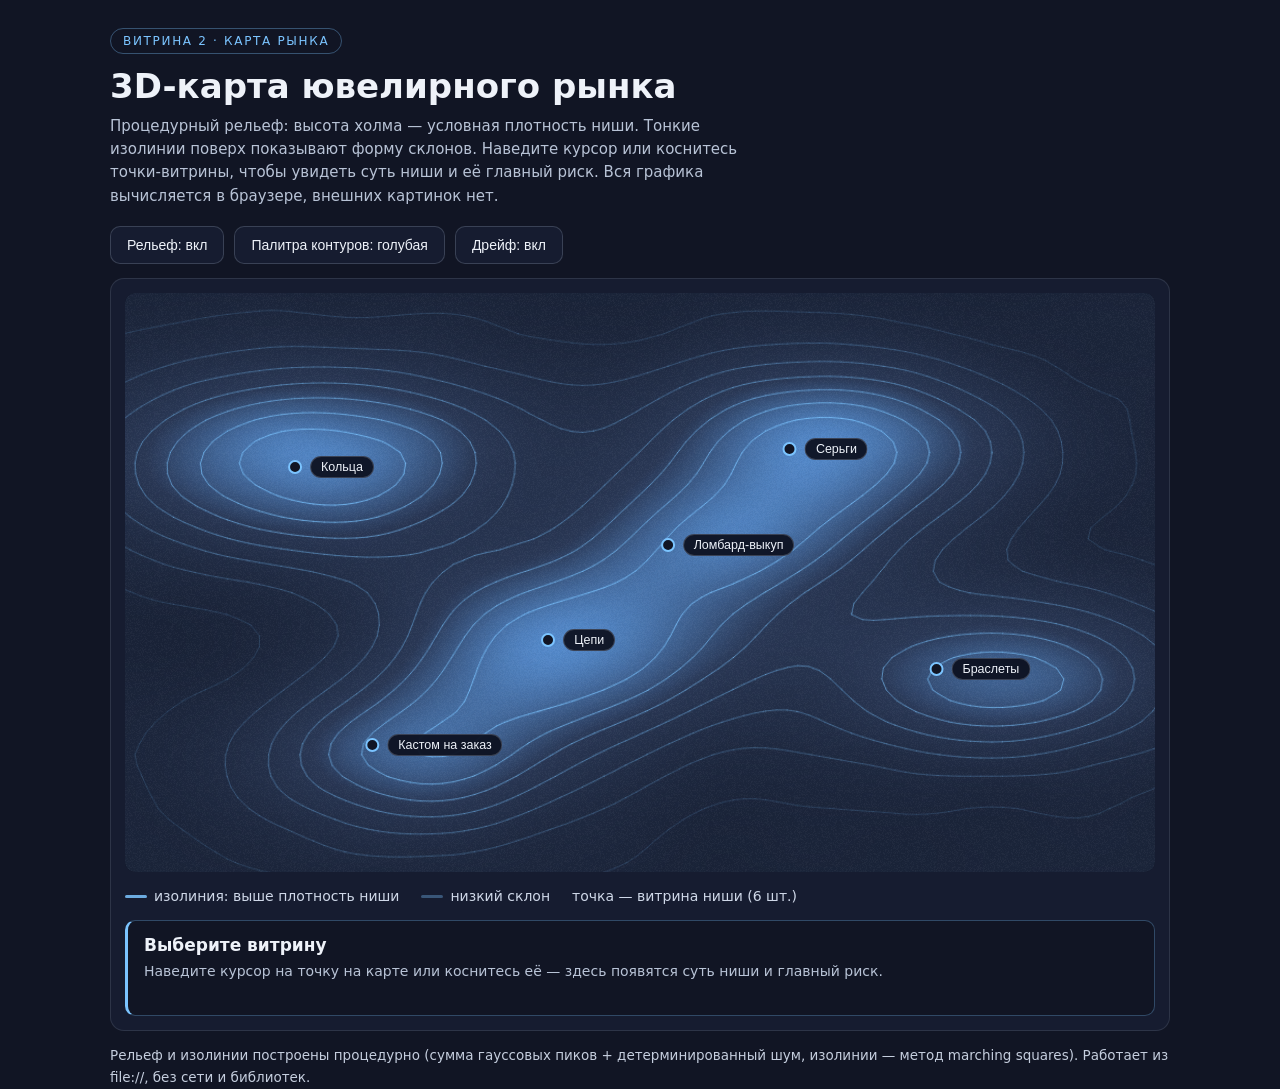
<file: docs/showcase/showcase-jewelry.html>
<!DOCTYPE html>
<html lang="ru">
<head>
<meta charset="UTF-8">
<meta name="viewport" content="width=device-width, initial-scale=1.0">
<title>3D-карта ювелирного рынка — витрина</title>
<style>
  :root{
    --bg:#111524;
    --card:#161c30;
    --text:#eef2f9;
    --muted:#b8c3d6;
    --accent:#7bc4ff;
    --ease:cubic-bezier(.22,1,.36,1);
    --r-lg:14px;
    --r-sm:10px;
    --contour:#7bc4ff;
  }
  *{box-sizing:border-box;margin:0;padding:0}
  html,body{height:100%}
  body{
    background:var(--bg);
    color:var(--text);
    font-family:"Segoe UI",system-ui,-apple-system,Roboto,Arial,sans-serif;
    min-height:100%;
    display:flex;
    flex-direction:column;
    align-items:center;
    padding:28px 16px 48px;
  }
  .wrap{width:min(1060px,100%)}
  header.top{margin-bottom:18px}
  .kicker{
    display:inline-block;
    font-size:12px;
    letter-spacing:.14em;
    text-transform:uppercase;
    color:var(--accent);
    border:1px solid rgba(123,196,255,.35);
    border-radius:999px;
    padding:5px 12px;
    margin-bottom:12px;
  }
  h1{font-size:clamp(22px,3.4vw,34px);font-weight:650;line-height:1.2}
  .sub{color:var(--muted);font-size:15px;margin-top:8px;max-width:70ch;line-height:1.55}
  .controls{
    display:flex;flex-wrap:wrap;gap:10px;
    margin:18px 0 14px;
  }
  .btn{
    appearance:none;
    background:var(--card);
    color:var(--text);
    border:1px solid rgba(184,195,214,.22);
    border-radius:var(--r-sm);
    padding:10px 16px;
    font-size:14px;
    cursor:pointer;
    transition:transform 200ms var(--ease),opacity 200ms var(--ease);
  }
  .btn:hover{transform:translateY(-1px);border-color:var(--accent)}
  .btn:active{transform:translateY(0)}
  .btn:focus-visible{outline:2px solid var(--accent);outline-offset:2px}
  .scene-card{
    background:var(--card);
    border:1px solid rgba(184,195,214,.14);
    border-radius:var(--r-lg);
    padding:14px;
  }
  .scene{
    position:relative;
    width:100%;
    aspect-ratio:16/9;
    border-radius:var(--r-sm);
    overflow:hidden;
    background:#0d1120;
  }
  .scene canvas{
    position:absolute;left:-18px;top:-18px;
    width:calc(100% + 36px);height:calc(100% + 36px);
    display:block;
  }
  #relief{z-index:1}
  #iso{z-index:2;pointer-events:none}
  .grain{
    position:absolute;inset:0;z-index:3;pointer-events:none;opacity:.07;
  }
  .dots{position:absolute;inset:0;z-index:4}
  .dot{
    position:absolute;
    transform:translate(-50%,-50%);
    display:flex;align-items:center;gap:8px;
    background:none;border:none;cursor:pointer;
    padding:6px;
    transition:transform 200ms var(--ease);
  }
  .dot:hover{transform:translate(-50%,-50%) scale(1.08)}
  .dot:focus-visible{outline:2px solid var(--accent);outline-offset:4px;border-radius:8px}
  .dot .pin{
    width:14px;height:14px;border-radius:50%;
    background:var(--bg);
    border:2px solid var(--accent);
    flex:none;
    transition:transform 200ms var(--ease),opacity 200ms var(--ease);
  }
  .dot[aria-expanded="true"] .pin{background:var(--accent)}
  .dot .lbl{
    font-size:12.5px;color:var(--text);
    background:rgba(13,17,32,.94);
    border:1px solid rgba(184,195,214,.25);
    border-radius:999px;
    padding:3px 10px;
    white-space:nowrap;
  }
  .legend{
    display:flex;flex-wrap:wrap;gap:10px 22px;
    margin-top:14px;
    color:#cfd8e8;font-size:14px;line-height:1.45;
  }
  .legend span{display:inline-flex;align-items:center;gap:7px}
  .sw{width:22px;height:3px;border-radius:2px;background:var(--contour);opacity:.85}
  .sw.low{opacity:.35}
  .niche-card{
    margin-top:14px;
    background:var(--bg);
    border:1px solid rgba(123,196,255,.3);
    border-left:3px solid var(--accent);
    border-radius:var(--r-sm);
    padding:14px 16px;
    min-height:96px;
    transition:opacity 220ms var(--ease),transform 220ms var(--ease);
  }
  .niche-card.swap{opacity:0;transform:translateY(6px)}
  .niche-card h2{font-size:17px;margin-bottom:6px}
  .niche-card p{font-size:14px;line-height:1.55;color:var(--muted)}
  .niche-card p b{color:var(--text);font-weight:600}
  .foot{margin-top:14px;color:#cfd8e8;font-size:13.5px;line-height:1.6;opacity:.95}
  @media (max-width:640px){
    .dot .lbl{font-size:12px;padding:3px 9px}
    .scene{aspect-ratio:4/3}
  }
  @media (prefers-reduced-motion:reduce){
    .btn,.dot,.niche-card{transition:none}
    .dot:hover{transform:translate(-50%,-50%)}
  }
</style>
</head>
<body>
<div class="wrap">
  <header class="top">
    <span class="kicker">Витрина 2 · карта рынка</span>
    <h1>3D-карта ювелирного рынка</h1>
    <p class="sub">Процедурный рельеф: высота холма — условная плотность ниши.
    Тонкие изолинии поверх показывают форму склонов. Наведите курсор или коснитесь точки-витрины,
    чтобы увидеть суть ниши и её главный риск. Вся графика вычисляется в браузере,
    внешних картинок нет.</p>
  </header>

  <div class="controls" role="group" aria-label="Управление сценой">
    <button class="btn" id="btnRelief" type="button">Рельеф: вкл</button>
    <button class="btn" id="btnPalette" type="button">Палитра контуров: голубая</button>
    <button class="btn" id="btnDrift" type="button">Дрейф: вкл</button>
  </div>

  <div class="scene-card">
    <div class="scene" id="scene">
      <canvas id="relief"></canvas>
      <canvas id="iso"></canvas>
      <canvas class="grain" id="grain" aria-hidden="true"></canvas>
      <div class="dots" id="dots"></div>
    </div>
    <div class="legend" aria-hidden="true">
      <span><i class="sw"></i>изолиния: выше плотность ниши</span>
      <span><i class="sw low"></i>низкий склон</span>
      <span>точка — витрина ниши (6 шт.)</span>
    </div>
    <section class="niche-card" id="nicheCard" aria-live="polite">
      <h2 id="ncTitle">Выберите витрину</h2>
      <p id="ncBody">Наведите курсор на точку на карте или коснитесь её — здесь появятся суть ниши и главный риск.</p>
    </section>
  </div>

  <p class="foot">Рельеф и изолинии построены процедурно (сумма гауссовых пиков + детерминированный шум,
  изолинии — метод marching squares). Работает из file://, без сети и библиотек.</p>
</div>

<script>
(function(){
  "use strict";

  var EASE_NOTE = "cubic-bezier(.22,1,.36,1)";
  var reduceMotion = window.matchMedia &&
    window.matchMedia("(prefers-reduced-motion: reduce)").matches;

  /* ---------- детерминированный PRNG ---------- */
  function mulberry32(seed){
    var a = seed >>> 0;
    return function(){
      a |= 0; a = (a + 0x6D2B79F5) | 0;
      var t = Math.imul(a ^ (a >>> 15), 1 | a);
      t = (t + Math.imul(t ^ (t >>> 7), 61 | t)) ^ t;
      return ((t ^ (t >>> 14)) >>> 0) / 4294967296;
    };
  }

  /* ---------- ниши: 6 нейтральных названий ---------- */
  var NICHES = [
    { id:"rings",    name:"Кольца",          x:0.20, y:0.30, amp:1.00, sigma:0.135,
      essence:"Самый ликвидный сегмент: понятный размерный ряд и устойчивый повседневный спрос.",
      risk:"Высокая конкуренция давит наценку — выигрывает оборот, а не цена." },
    { id:"chains",   name:"Цепи",            x:0.44, y:0.60, amp:0.90, sigma:0.125,
      essence:"Весовая категория: ценность изделия честно следует за граммами и сложностью плетения.",
      risk:"Зависимость от котировок металла и смены моды на плетения." },
    { id:"earrings", name:"Серьги",          x:0.68, y:0.27, amp:0.95, sigma:0.120,
      essence:"Подарочный спрос с пиками перед праздниками и широким диапазоном дизайна.",
      risk:"Сезонные провалы и возвраты после примерки." },
    { id:"bracelets",name:"Браслеты",         x:0.83, y:0.65, amp:0.80, sigma:0.115,
      essence:"Ниша комплектов: естественная допродажа к кольцам и серьгам.",
      risk:"Сложная размерная сетка и низкая оборачиваемость редких размеров." },
    { id:"custom",   name:"Кастом на заказ", x:0.30, y:0.78, amp:0.75, sigma:0.110,
      essence:"Изделия по эскизу клиента: маржа за уникальность, а не за металл.",
      risk:"Длинные сроки, правки и споры о соответствии готового изделия эскизу." },
    { id:"buyout",   name:"Ломбард-выкуп",   x:0.585,y:0.435,amp:0.70, sigma:0.100,
      essence:"Оборот вторичных изделий: сырьё для переплава и перепродажи.",
      risk:"Экспертиза подлинности и пробы — одна ошибка перевешивает партию." }
  ];

  /* ---------- поле высот: пики + value noise ---------- */
  var rnd = mulberry32(20261106);
  var PERM = new Uint8Array(512);
  (function(){
    var p = new Uint8Array(256), i, j, t;
    for (i = 0; i < 256; i++) p[i] = i;
    for (i = 255; i > 0; i--){ j = (rnd() * (i + 1)) | 0; t = p[i]; p[i] = p[j]; p[j] = t; }
    for (i = 0; i < 512; i++) PERM[i] = p[i & 255];
  })();
  function vnoise(x, y){
    var xi = Math.floor(x), yi = Math.floor(y);
    var xf = x - xi, yf = y - yi;
    function h(ix, iy){ return PERM[(PERM[ix & 255] + iy) & 255] / 255; }
    var u = xf * xf * (3 - 2 * xf), v = yf * yf * (3 - 2 * yf);
    var a = h(xi, yi), b = h(xi + 1, yi), c = h(xi, yi + 1), d = h(xi + 1, yi + 1);
    return a + (b - a) * u + (c - a) * v + (a - b - c + d) * u * v;
  }
  function heightAt(x, y){
    var h = 0, i, n;
    for (i = 0; i < NICHES.length; i++){
      n = NICHES[i];
      var dx = x - n.x, dy = (y - n.y) * 1.25;
      h += n.amp * Math.exp(-(dx * dx + dy * dy) / (2 * n.sigma * n.sigma));
    }
    h += 0.10 * vnoise(x * 5.1, y * 5.1) + 0.05 * vnoise(x * 11.7 + 3.3, y * 11.7 + 7.1);
    return h; // ~0..1.15
  }
  var HMAX = 1.15;

  /* ---------- канвасы ---------- */
  var scene = document.getElementById("scene");
  var reliefCv = document.getElementById("relief");
  var isoCv = document.getElementById("iso");
  var grainCv = document.getElementById("grain");
  var rctx = reliefCv.getContext("2d");
  var ictx = isoCv.getContext("2d");

  var W = 0, H = 0;
  var reliefOn = true;

  function fit(){
    var r = scene.getBoundingClientRect();
    W = Math.max(320, Math.round(r.width));
    H = Math.max(240, Math.round(r.height));
    reliefCv.width = W; reliefCv.height = H;
    isoCv.width = W; isoCv.height = H;
    drawRelief();
    drawContours();
  }

  /* ---------- рельеф: hillshade на грубой сетке + upscale ---------- */
  var GW = 240, GH = 135, grid = new Float32Array(GW * GH);
  (function(){
    for (var j = 0; j < GH; j++)
      for (var i = 0; i < GW; i++)
        grid[j * GW + i] = heightAt(i / (GW - 1), j / (GH - 1)) / HMAX;
  })();
  function gridH(i, j){
    if (i < 0) i = 0; if (j < 0) j = 0;
    if (i > GW - 1) i = GW - 1; if (j > GH - 1) j = GH - 1;
    return grid[j * GW + i];
  }

  function drawRelief(){
    var off = document.createElement("canvas");
    off.width = GW; off.height = GH;
    var c = off.getContext("2d");
    var img = c.createImageData(GW, GH);
    var lx = -0.55, ly = -0.75, lz = 0.62; // свет с северо-запада
    var ll = Math.sqrt(lx*lx + ly*ly + lz*lz);
    lx /= ll; ly /= ll; lz /= ll;
    for (var j = 0; j < GH; j++){
      for (var i = 0; i < GW; i++){
        var h = gridH(i, j);
        var dx = (gridH(i + 1, j) - gridH(i - 1, j)) * 2.4;
        var dy = (gridH(i, j + 1) - gridH(i, j - 1)) * 2.4;
        var nx = -dx, ny = -dy, nz = 1;
        var nl = Math.sqrt(nx*nx + ny*ny + nz*nz);
        var shade = (nx*lx + ny*ly + nz*lz) / nl; // ~-1..1
        shade = 0.5 + 0.5 * shade;                // 0..1
        var o = (j * GW + i) * 4, R, G, B;
        if (!reliefOn){
          // плоский режим: едва видимый след высот
          R = 15 + h * 14; G = 19 + h * 16; B = 34 + h * 22;
        } else {
          var t = Math.min(1, Math.max(0, h));
          // тёмно-синяя рампа: #0d1120 -> #1a2340 -> акцент на вершинах
          R = 13 + t * 34 + shade * 14;
          G = 17 + t * 44 + shade * 20;
          B = 32 + t * 62 + shade * 26;
          var glow = Math.max(0, t - 0.55) / 0.45; // подсветка вершин голубым
          R += glow * 40 * shade; G += glow * 90 * shade; B += glow * 130 * shade;
        }
        img.data[o] = R > 255 ? 255 : R;
        img.data[o+1] = G > 255 ? 255 : G;
        img.data[o+2] = B > 255 ? 255 : B;
        img.data[o+3] = 255;
      }
    }
    c.putImageData(img, 0, 0);
    rctx.imageSmoothingEnabled = true;
    rctx.clearRect(0, 0, W, H);
    rctx.drawImage(off, 0, 0, W, H);
  }

  /* ---------- изолинии: marching squares ---------- */
  var LEVELS = 7;
  var CNX = 100, CNY = 58;
  var PALETTES = [
    { name:"голубая",  color:"#7bc4ff" },
    { name:"стальная", color:"#9fb3c8" },
    { name:"янтарная", color:"#e3b96f" }
  ];
  var palIdx = 0;

  function buildField(){
    var field = new Float32Array(CNX * CNY), i, j;
    for (j = 0; j < CNY; j++)
      for (i = 0; i < CNX; i++)
        field[j * CNX + i] = heightAt(i / (CNX - 1), j / (CNY - 1)) / HMAX;
    return field;
  }

  function contourPaths(field, level){
    var segs = [], i, j;
    function P(ax, ay, bx, by){ // отрезок в пикселях канваса
      segs.push([ax / (CNX - 1) * W, ay / (CNY - 1) * H,
                 bx / (CNX - 1) * W, by / (CNY - 1) * H]);
    }
    for (j = 0; j < CNY - 1; j++){
      for (i = 0; i < CNX - 1; i++){
        var a = field[j * CNX + i] - level,
            b = field[j * CNX + i + 1] - level,
            c = field[(j + 1) * CNX + i + 1] - level,
            d = field[(j + 1) * CNX + i] - level;
        var idx = (a > 0 ? 8 : 0) | (b > 0 ? 4 : 0) | (c > 0 ? 2 : 0) | (d > 0 ? 1 : 0);
        if (idx === 0 || idx === 15) continue;
        var top = [i + a / (a - b), j],
            right = [i + 1, j + b / (b - c)],
            bottom = [i + d / (d - c), j + 1],
            left = [i, j + a / (a - d)];
        // защита от деления на ноль на ровных участках
        function sane(p){ return isFinite(p[0]) && isFinite(p[1]); }
        var parts = [];
        if (idx === 5 || idx === 10){
          // седло: разрешаем средним по ячейке (см. hairline-contours.md)
          var m = (a + b + c + d) / 4;
          var hi = m > 0;
          if (idx === 5) parts = hi ? [[top, right], [left, bottom]] : [[top, left], [bottom, right]];
          else parts = hi ? [[top, left], [bottom, right]] : [[top, right], [left, bottom]];
        } else switch (idx){
          case 1: case 14: parts = [[left, bottom]]; break;
          case 2: case 13: parts = [[bottom, right]]; break;
          case 3: case 12: parts = [[left, right]]; break;
          case 4: case 11: parts = [[top, right]]; break;
          case 5: parts = [[top, left], [bottom, right]]; break;
          case 6: case 9: parts = [[top, bottom]]; break;
          case 7: case 8: parts = [[top, left]]; break;
          case 10: parts = [[top, right], [left, bottom]]; break;
        }
        for (var k = 0; k < parts.length; k++)
          if (sane(parts[k][0]) && sane(parts[k][1])) P(parts[k][0][0], parts[k][0][1], parts[k][1][0], parts[k][1][1]);
      }
    }
    return segs;
  }

  function drawContours(){
    ictx.clearRect(0, 0, W, H);
    ictx.lineWidth = 1;
    ictx.lineCap = "round";
    var base = PALETTES[palIdx].color;
    var field = buildField();
    for (var L = 0; L < LEVELS; L++){
      var level = 0.12 + (L / (LEVELS - 1)) * 0.68;
      var segs = contourPaths(field, level);
      ictx.strokeStyle = base;
      ictx.globalAlpha = 0.18 + (L / (LEVELS - 1)) * 0.62;
      ictx.beginPath();
      for (var s = 0; s < segs.length; s++){
        ictx.moveTo(segs[s][0], segs[s][1]);
        ictx.lineTo(segs[s][2], segs[s][3]);
      }
      ictx.stroke();
    }
    ictx.globalAlpha = 1;
    document.documentElement.style.setProperty("--contour", base);
  }

  /* ---------- зерно (процедурный data-URL, без сети) ---------- */
  (function grain(){
    var S = 128, c = document.createElement("canvas");
    c.width = c.height = S;
    var g = c.getContext("2d"), img = g.createImageData(S, S), s = 987654321, i;
    for (i = 0; i < S * S; i++){
      s = (s * 1664525 + 1013904223) >>> 0;
      var v = (s >>> 24) / 255, lum = v < 0.5 ? 0 : 255;
      img.data[i*4] = img.data[i*4+1] = img.data[i*4+2] = lum;
      img.data[i*4+3] = Math.abs(v - 0.5) * 2 * 255 * 0.5;
    }
    g.putImageData(img, 0, 0);
    grainCv.style.backgroundImage = "url(" + c.toDataURL("image/png") + ")";
    grainCv.style.backgroundSize = S + "px " + S + "px";
  })();

  /* ---------- точки-витрины + карточка ---------- */
  var dotsBox = document.getElementById("dots");
  var card = document.getElementById("nicheCard");
  var ncTitle = document.getElementById("ncTitle");
  var ncBody = document.getElementById("ncBody");

  NICHES.forEach(function(n, k){
    var b = document.createElement("button");
    b.className = "dot";
    b.type = "button";
    b.style.left = (n.x * 100).toFixed(2) + "%";
    b.style.top = (n.y * 100).toFixed(2) + "%";
    b.setAttribute("aria-expanded", "false");
    b.setAttribute("aria-label", "Ниша: " + n.name);
    b.innerHTML = '<span class="pin"></span><span class="lbl">' + n.name + "</span>";
    function show(){
      card.classList.add("swap");
      window.setTimeout(function(){
        ncTitle.textContent = (k + 1) + ". " + n.name;
        ncBody.innerHTML = "";
        var b1 = document.createElement("b"); b1.textContent = "Суть: ";
        var b2 = document.createElement("b"); b2.textContent = "Риск: ";
        ncBody.appendChild(b1);
        ncBody.appendChild(document.createTextNode(n.essence + " "));
        ncBody.appendChild(document.createElement("br"));
        ncBody.appendChild(b2);
        ncBody.appendChild(document.createTextNode(n.risk));
        card.classList.remove("swap");
      }, reduceMotion ? 0 : 140);
      var all = dotsBox.querySelectorAll(".dot");
      for (var q = 0; q < all.length; q++) all[q].setAttribute("aria-expanded", "false");
      b.setAttribute("aria-expanded", "true");
    }
    b.addEventListener("mouseenter", show);
    b.addEventListener("focus", show);
    b.addEventListener("click", show);
    dotsBox.appendChild(b);
  });

  /* ---------- кнопки ---------- */
  var btnRelief = document.getElementById("btnRelief");
  var btnPalette = document.getElementById("btnPalette");
  var btnDrift = document.getElementById("btnDrift");
  var driftOn = !reduceMotion;

  btnRelief.addEventListener("click", function(){
    reliefOn = !reliefOn;
    btnRelief.textContent = reliefOn ? "Рельеф: вкл" : "Рельеф: плоско";
    drawRelief();
  });
  btnPalette.addEventListener("click", function(){
    palIdx = (palIdx + 1) % PALETTES.length;
    btnPalette.textContent = "Палитра контуров: " + PALETTES[palIdx].name;
    drawContours();
  });
  function paintDriftBtn(){
    btnDrift.textContent = "Дрейф: " + (driftOn ? "вкл" : "выкл");
  }
  btnDrift.addEventListener("click", function(){
    driftOn = !driftOn;
    paintDriftBtn();
    if (!driftOn){
      isoCv.style.transform = "";
      reliefCv.style.transform = "";
    }
  });
  paintDriftBtn();

  /* ---------- параллакс + дрейф (только transform/opacity) ---------- */
  var tx = 0, ty = 0, cx = 0, cy = 0, raf = null, t0 = performance.now();
  scene.addEventListener("pointermove", function(e){
    if (reduceMotion) return;
    var r = scene.getBoundingClientRect();
    tx = ((e.clientX - r.left) / r.width) * 2 - 1;
    ty = ((e.clientY - r.top) / r.height) * 2 - 1;
    if (!raf) raf = requestAnimationFrame(tick);
  });
  scene.addEventListener("pointerleave", function(){
    tx = 0; ty = 0;
    if (!raf && !reduceMotion) raf = requestAnimationFrame(tick);
  });
  function tick(now){
    raf = null;
    cx += (tx - cx) * 0.12;
    cy += (ty - cy) * 0.12;
    var t = ((now || performance.now()) - t0) / 1000;
    if (driftOn && !reduceMotion){
      var dx = Math.sin(t * 0.25) * 6, dy = Math.cos(t * 0.19) * 5;
      isoCv.style.transform = "translate3d(" + (cx * 10 + dx).toFixed(2) + "px," + (cy * 8 + dy).toFixed(2) + "px,0)";
      reliefCv.style.transform = "translate3d(" + (cx * 4).toFixed(2) + "px," + (cy * 3).toFixed(2) + "px,0) scale(1.03)";
    } else {
      isoCv.style.transform = "translate3d(" + (cx * 10).toFixed(2) + "px," + (cy * 8).toFixed(2) + "px,0)";
      reliefCv.style.transform = "";
    }
    if (Math.abs(tx - cx) > 0.001 || Math.abs(ty - cy) > 0.001 || (driftOn && !reduceMotion))
      raf = requestAnimationFrame(tick);
    else {
      isoCv.style.transform = "";
      reliefCv.style.transform = "";
    }
  }
  document.addEventListener("visibilitychange", function(){
    if (document.hidden && raf){ cancelAnimationFrame(raf); raf = null; }
    else if (!document.hidden && driftOn && !reduceMotion && !raf) raf = requestAnimationFrame(tick);
  });
  if (driftOn && !reduceMotion) raf = requestAnimationFrame(tick);

  window.addEventListener("resize", function(){
    window.clearTimeout(window.__jrz);
    window.__jrz = window.setTimeout(fit, 150);
  });

  fit();
})();
</script>
</body>
</html>
</file>
<file: demo/motion.css>
/* ds_landing-motion — живое демо приёмов. Токены сняты из :root discovery-system-repo/index.html (2026-11-01). */

:root{
  --bg:#111524; --card:#161c30; --deep:#0d1120;
  --ink:#eef2f9; --body:#b8c3d6; --meta:#8893a8; --faint:#7a85a0;
  --accent:#7bc4a8; --accent-rgb:123,196,168;
  --btn:#1f7a4d; --btn-h:#26895b; --btn-text:#f2fbf5;
  --line:rgba(255,255,255,.12); --line-soft:rgba(255,255,255,.07);
  --ease:cubic-bezier(.22,1,.36,1);
  --ease-move:cubic-bezier(.16,1,.3,1);
  --r-card:14px; --r-sm:10px;
  --sans:'IBM Plex Sans',system-ui,-apple-system,'Segoe UI',sans-serif;
  --mono:'IBM Plex Mono',ui-monospace,'Cascadia Mono',monospace;
  --display:'Onest','IBM Plex Sans',system-ui,sans-serif;
  /* семантическая шкала z-index */
  --z-base:1; --z-float:10; --z-badge:20; --z-header:30;
}

*{margin:0;padding:0;box-sizing:border-box}
html{background:var(--bg);scroll-behavior:smooth}
body{
  background:var(--bg); color:var(--body);
  font:400 16px/1.6 var(--sans);
  -webkit-font-smoothing:antialiased;
  font-variant-numeric:tabular-nums;
}
h1,h2,h3{color:var(--ink); font-family:var(--display); font-weight:600; text-wrap:balance}
a{color:var(--accent)}
:focus-visible{outline:2px solid var(--accent); outline-offset:2px; border-radius:2px}

.page{max-width:1180px; margin:0 auto; padding:40px 24px 96px}
.head{display:flex; flex-wrap:wrap; gap:18px 32px; align-items:flex-end; justify-content:space-between; margin-bottom:34px}
.head h1{font-size:clamp(1.9rem,4.2vw,2.9rem); letter-spacing:-.03em; line-height:1.05}
.head p{max-width:62ch; color:var(--meta); font-size:.95rem; text-wrap:pretty}
.head .k{display:flex; gap:8px; flex-wrap:wrap}
.fact{font:500 .72rem/1 var(--mono); letter-spacing:.02em; color:var(--meta); border:1px solid var(--line); border-radius:var(--r-sm); padding:7px 10px}

.grid{display:grid; grid-template-columns:repeat(6,1fr); gap:20px}
.fx{
  grid-column:span 3;
  border:1px solid var(--line); border-radius:var(--r-card);
  background:rgba(255,255,255,.015);
  padding:22px 22px 20px; display:flex; flex-direction:column; gap:14px;
}
.fx.w4{grid-column:span 4} .fx.w2{grid-column:span 2} .fx.full{grid-column:span 6}
.fx h2{font-size:1.12rem; letter-spacing:-.02em}
.fx .what{font-size:.86rem; color:var(--meta); text-wrap:pretty}
.fx .what b{color:var(--body); font-weight:500}
.stage{position:relative; border:1px solid var(--line-soft); border-radius:var(--r-sm); overflow:hidden; background:var(--deep)}
.h-320{height:320px} .h-280{height:280px} .h-240{height:240px} .h-200{height:200px}
canvas{display:block; width:100%; height:100%}
.ctl{display:flex; gap:8px; flex-wrap:wrap}
button{
  font:500 .82rem/1 var(--sans); color:var(--ink); cursor:pointer;
  background:rgba(255,255,255,.04); border:1px solid var(--line);
  border-radius:var(--r-sm); padding:9px 13px; min-height:38px;
  transition:transform 160ms var(--ease), background-color 160ms var(--ease), border-color 160ms var(--ease);
}
button[aria-pressed="true"]{background:var(--btn); border-color:var(--btn-h); color:var(--btn-text)}
@media (hover:hover) and (pointer:fine){ button:hover{background:rgba(255,255,255,.07)} }
button:active{transform:scale(.97)}
.badge{
  position:absolute; left:12px; bottom:12px; z-index:var(--z-badge);
  font:500 .68rem/1 var(--mono); color:var(--body);
  background:rgba(13,17,32,.86); border:1px solid var(--line); border-radius:var(--r-sm);
  padding:6px 9px; pointer-events:none; max-width:calc(100% - 24px);
}
.measure{font:500 .72rem/1.5 var(--mono); color:var(--faint)}
.measure b{color:var(--accent); font-weight:500}

/* ---------- 1. fake-3D: слои translateZ ---------- */
.stage.tilt{perspective:900px; perspective-origin:50% 50%; display:grid; place-items:center; cursor:crosshair}
.tilt-inner{
  position:relative; width:78%; height:72%;
  transform-style:preserve-3d;
  transform:rotateX(var(--rx,0deg)) rotateY(var(--ry,0deg));
  transition:transform 260ms var(--ease);
}
.tilt-inner .plate{
  position:absolute; inset:0; border-radius:var(--r-sm);
  border:1px solid var(--line); background:linear-gradient(160deg,rgba(255,255,255,.05),rgba(255,255,255,.012));
}
.tilt-back{transform:translateZ(-56px) scale(.94); opacity:.5}
.tilt-mid{transform:translateZ(-8px)}
.tilt-front{transform:translateZ(58px); background:rgba(22,28,48,.9)!important}
.tilt-front .row{display:flex; justify-content:space-between; align-items:baseline; padding:16px 16px 0}
.tilt-front .n{font-family:var(--display); font-size:2rem; font-weight:600; color:var(--ink); letter-spacing:-.03em}
.tilt-front .cap{font:500 .7rem/1 var(--mono); color:var(--meta)}
.tilt-front .bar{position:absolute; left:16px; right:16px; bottom:16px; height:6px; border-radius:3px; background:rgba(255,255,255,.08); overflow:hidden}
.tilt-front .bar i{display:block; height:100%; width:var(--w,62%); background:var(--accent); transform-origin:left center}
.tilt-spec{
  position:absolute; inset:0; border-radius:var(--r-sm); pointer-events:none;
  background:radial-gradient(340px 200px at var(--sx,70%) var(--sy,30%),rgba(255,255,255,.16),transparent 70%);
  transform:translateZ(60px);
}

/* ---------- 3. turntable ---------- */
.stage.tt{display:grid; place-items:center; touch-action:none}
.tt-sprite{
  width:176px; height:176px; background-repeat:no-repeat; background-size:auto 100%;
  background-position-x:calc(var(--frame,0) * -176px);
  filter:drop-shadow(0 14px 22px rgba(0,0,0,.45));
}
.tt-hint{position:absolute; right:12px; top:12px; font:500 .68rem/1 var(--mono); color:var(--faint)}

/* ---------- 7. hero-объект: смена ракурса ---------- */
.stage.orbit{perspective:1000px; display:grid; place-items:center; touch-action:none; cursor:grab}
.orbit-stage{position:relative; width:210px; height:210px; transform-style:preserve-3d;
  transform:rotateX(var(--ox,-14deg)) rotateY(var(--oy,22deg))}
.orbit-body{
  position:absolute; inset:0; transform-style:preserve-3d;
  transform:rotateY(calc(var(--spin,0) * 1deg));
}
.face{
  position:absolute; left:50%; top:50%; width:118px; height:118px; margin:-59px 0 0 -59px;
  border:1px solid var(--line); border-radius:var(--r-sm);
  background:linear-gradient(140deg,rgba(123,196,168,.22),rgba(22,28,48,.92));
  display:grid; place-items:center; font:500 .74rem/1.3 var(--mono); color:var(--body); text-align:center;
}
.face.f1{transform:rotateY(0deg) translateZ(59px)}
.face.f2{transform:rotateY(90deg) translateZ(59px)}
.face.f3{transform:rotateY(180deg) translateZ(59px)}
.face.f4{transform:rotateY(270deg) translateZ(59px)}
.orbit-axis{position:absolute; left:50%; top:0; bottom:0; width:1px; background:var(--line); transform:translateX(-.5px)}

/* ---------- 4/5. SVG ---------- */
.stage svg{display:block; width:100%; height:100%}
/* <svg> по умолчанию overflow:hidden — и тогда view()-таймлайн цепляется к самой svg как к скролл-контейнеру
   и не двигается никогда. Лечится только overflow:visible на svg и на всех скролл-предках. */
.flow svg{overflow:visible}
/* таймлайн вешаем на контейнер: у горизонтальной линии бокс нулевой высоты, и view() по ней не двигается */
.stage.flow{overflow:visible; view-timeline-name:--flow}
.flow path.wire{fill:none; stroke:var(--line); stroke-width:1.5}
.flow path.rail{stroke:var(--line); stroke-width:1.5; stroke-dasharray:var(--len,600); stroke-dashoffset:var(--len,600)}
.flow path.railraildots{stroke:var(--accent); opacity:.5}
/* .svg-in стоит на том же элементе, что .flow, поэтому селектор через один класс: .flow.svg-in */
.flow.svg-in path.rail{animation:draw 1200ms var(--ease) forwards}
/* без JS и в reduce линии стоят нарисованными: контент не зависит от анимации */
html:not(.js) .flow path.trace,html:not(.js) .flow path.rail{stroke-dashoffset:0}
@supports (animation-timeline: view()){
  /* трасса привязана к прокрутке: рисуется по мере входа секции в кадр (одинаковая специфичность с фолбэком, побеждает порядком) */
  .flow.svg-in path.rail{animation:draw linear both; animation-timeline:--flow; animation-range:entry 5% cover 55%}
}
.flow path.trace{fill:none; stroke:var(--accent); stroke-width:2; stroke-linecap:round;
  stroke-dasharray:var(--len,600); stroke-dashoffset:var(--len,600)}
@keyframes draw{to{stroke-dashoffset:0}}
.flow .node{fill:rgba(123,196,168,.10); stroke:rgba(255,255,255,.30); stroke-width:1.5}
.flow text{font:500 11px var(--mono); fill:var(--meta)}
.flow .pulse{fill:var(--accent); opacity:0}
.flow .pulse.on{opacity:1; transition:opacity 400ms var(--ease) 900ms}
.morphbox{display:grid; place-items:center; gap:10px}
.morphbox svg{max-height:150px; overflow:visible}
.morph-path{fill:none; stroke:var(--accent); stroke-width:2; stroke-linejoin:round}

/* ---------- 6. разлёт/сборка ---------- */
.assembly{display:grid; grid-template-columns:repeat(3,minmax(0,1fr)); gap:10px; padding:16px; height:100%}
.part{
  border:1px solid var(--line); border-radius:var(--r-sm); background:rgba(255,255,255,.035);
  padding:10px; display:flex; flex-direction:column; justify-content:space-between; min-height:0;
  transition:transform 520ms var(--ease-move), opacity 520ms var(--ease);
  will-change:transform;
}
.part .k{font:500 .66rem/1 var(--mono); color:var(--meta)}
.part .h{width:100%; height:8px; border-radius:3px; background:rgba(255,255,255,.14)}
.part .h.a{background:rgba(var(--accent-rgb),.75)}
.exploded .part{opacity:.94}
.exploded .part[data-p="1"]{transform:translate(-46px,-34px) rotate(-7deg)}
.exploded .part[data-p="2"]{transform:translate(0,-52px)}
.exploded .part[data-p="3"]{transform:translate(46px,-34px) rotate(7deg)}
.exploded .part[data-p="4"]{transform:translate(-46px,34px) rotate(7deg)}
.exploded .part[data-p="5"]{transform:translate(0,52px)}
.exploded .part[data-p="6"]{transform:translate(46px,34px) rotate(-7deg)}
.assembly-note{position:absolute; left:12px; top:12px; font:500 .68rem/1 var(--mono); color:var(--faint)}

/* ---------- 8. эффекты печати ---------- */
.grain{position:absolute; inset:0; z-index:var(--z-float); pointer-events:none; opacity:.07; mix-blend-mode:overlay}
.fxsel{display:flex; gap:8px; flex-wrap:wrap}

/* ---------- reveal: контент виден без JS; скрывает только класс .js, который ставит скрипт ---------- */
.js .rv{opacity:0; transform:translateY(14px); transition:opacity 620ms var(--ease), transform 620ms var(--ease)}
.js .rv.in{opacity:1; transform:none}

@media (max-width:900px){
  .grid{grid-template-columns:1fr}
  .fx,.fx.w4,.fx.w2,.fx.full{grid-column:span 1}
  .h-320{height:260px}
  .assembly{grid-template-columns:repeat(2,minmax(0,1fr))}
  /* служебный текст на мобиле не мельче 12.5px */
  .fact,.badge,.measure,.tt-hint,.assembly-note,.part .k,.tilt-front .cap{font-size:12.5px}
}

/* reduce: финальное состояние сразу, без движения */
@media (prefers-reduced-motion:reduce){
  html{scroll-behavior:auto}
  .js .rv{opacity:1; transform:none; transition:none}
  .tilt-inner,.orbit-stage,.orbit-body,.part{transition:none}
  .tilt-inner{transform:none}
  .flow.svg-in path.trace{animation:none; stroke-dashoffset:0}
  .flow .pulse{opacity:1; transition:none}
  .tt-sprite{background-position-x:calc(var(--frame-fixed,12) * -176px)}
}
/* тот же финал для ?reduce=1 — проверяемая ветка без CDP-эмуляции */
html.force-reduce .js .rv{opacity:1; transform:none; transition:none}
html.force-reduce .tilt-inner,html.force-reduce .orbit-stage,html.force-reduce .orbit-body,html.force-reduce .part{transition:none}
html.force-reduce .tilt-inner{transform:none}
html.force-reduce .flow.svg-in path.trace{animation:none; stroke-dashoffset:0}
html.force-reduce .flow .pulse{opacity:1}
html.force-reduce .tt-sprite{background-position-x:calc(var(--frame-fixed,12) * -176px)}
html.force-reduce .flow path.rail{animation:none; stroke-dashoffset:0}
;

/* ===== 10-13. контуры, гравировка, детерминизм, ритм ===== */
:root{ --hair:1px }

/* 10. контуры: слои линий уровня, вылет 12% на параллакс */
.stage.contour{background:radial-gradient(80% 70% at 50% 40%, #141a2b, var(--deep))}
.scene{position:absolute; inset:0; overflow:hidden}
.layer{position:absolute; inset:-12%; width:124%; height:124%; will-change:transform; transform-origin:50% 50%}
.layer path{fill:none; shape-rendering:geometricPrecision; stroke-linecap:round;
  vector-effect:non-scaling-stroke; stroke-width:var(--hair)}

/* 13. полоски энергии ритма — поверх приборной канвы */
.bars{position:absolute; left:12px; right:12px; bottom:12px; height:46px; z-index:var(--z-badge);
  display:flex; align-items:flex-end; gap:2px; pointer-events:none}
.bars i{flex:1; min-width:1px; background:var(--accent); border-radius:2px; opacity:.62}
.bars i.spike{background:#e0796b; opacity:1}

/* 12. ползунок кадра в ряду управления */
.ctl label{display:inline-flex; align-items:center; gap:8px; font:500 .74rem/1 var(--mono); color:var(--meta)}
.ctl input[type=range]{width:150px; max-width:42vw; accent-color:var(--accent)}

@media (max-width:640px){
  .bars{height:34px}
  .ctl input[type=range]{width:112px}
}
@media (prefers-reduced-motion:reduce){
  .layer{transition:none}
}
</file>
